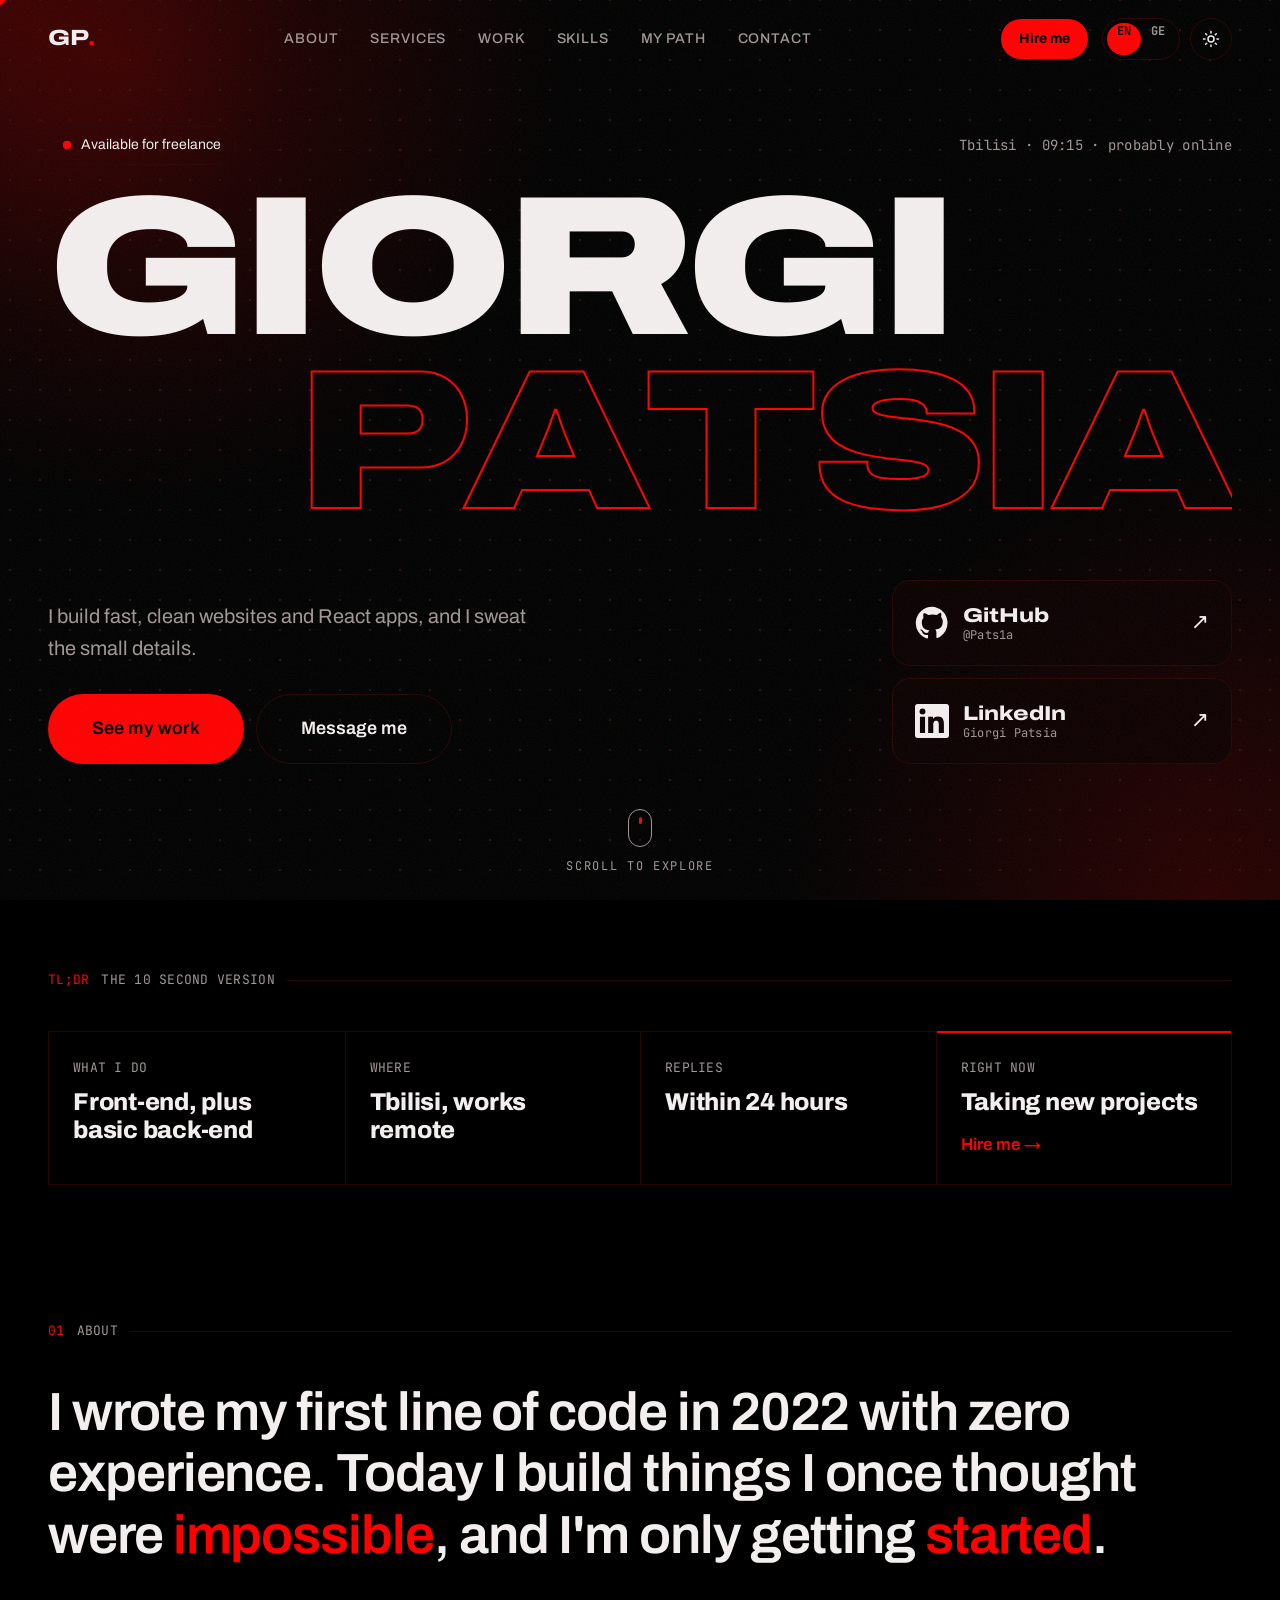
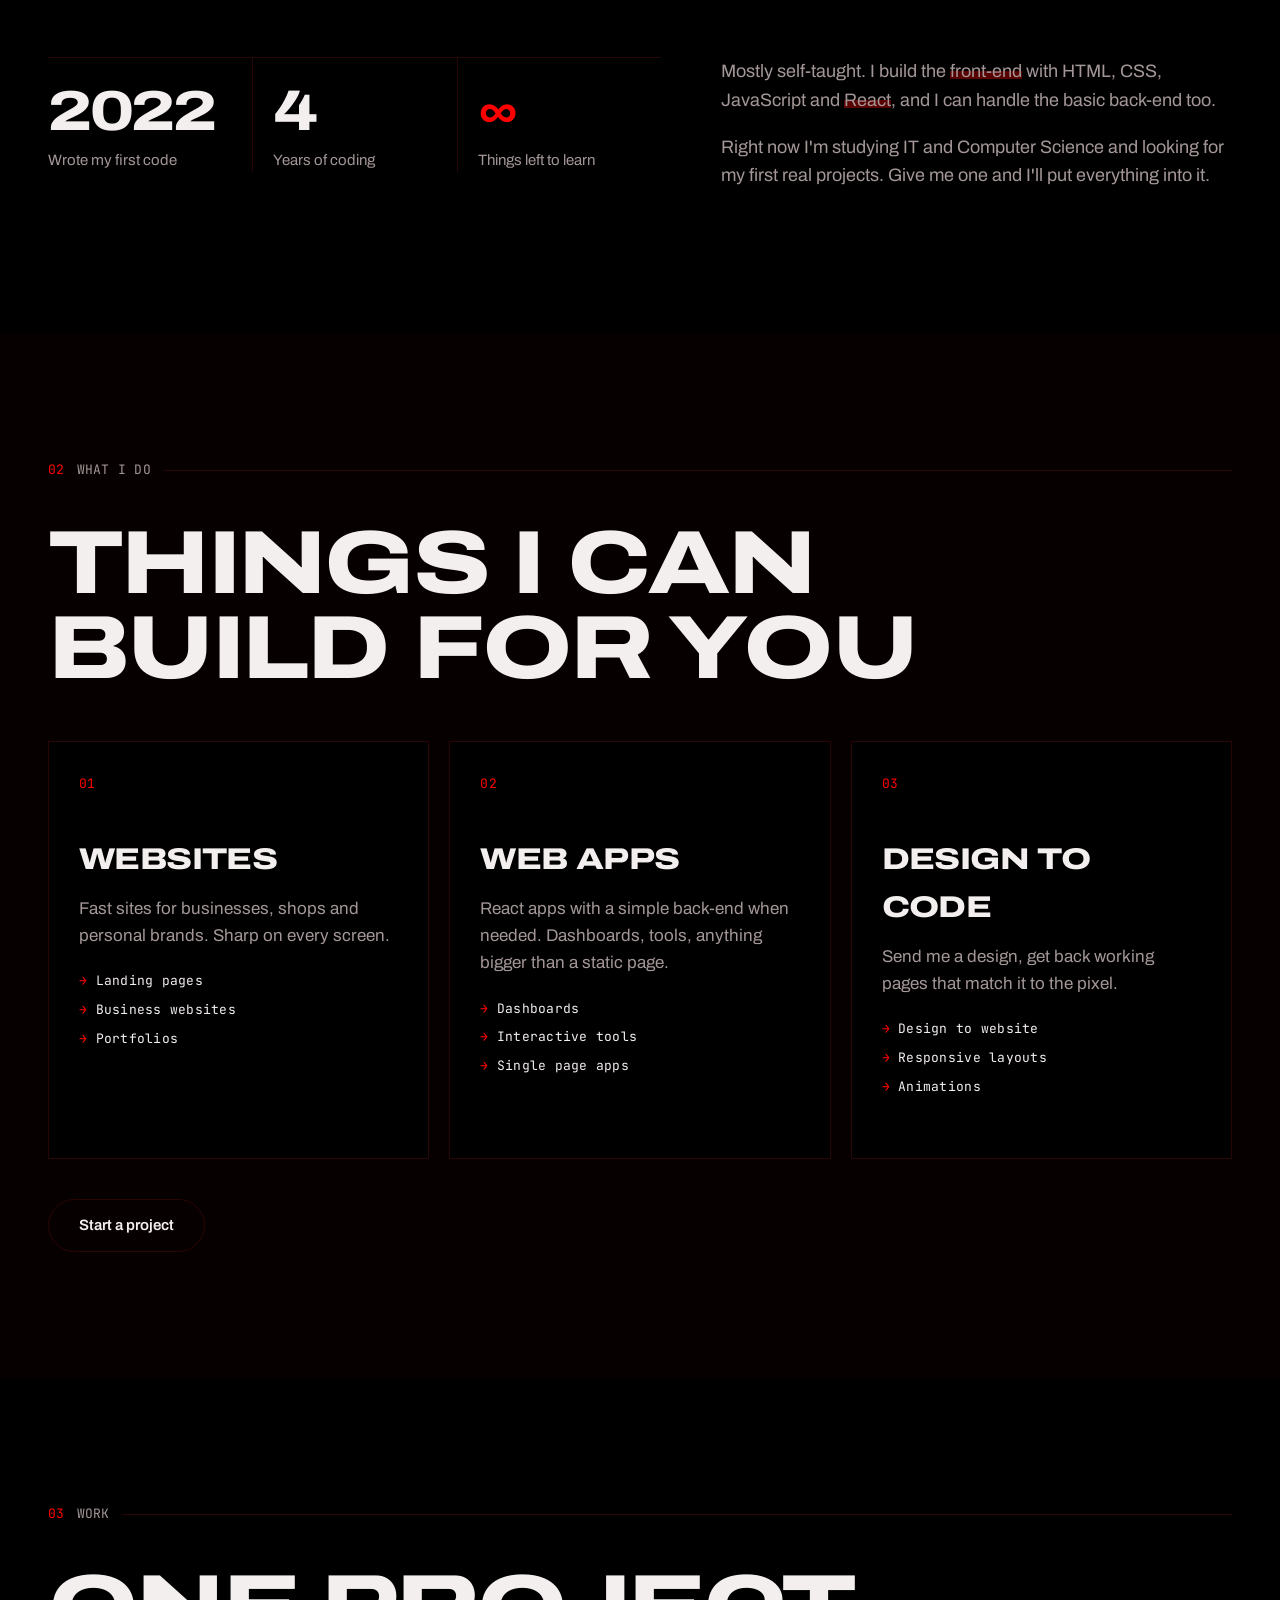
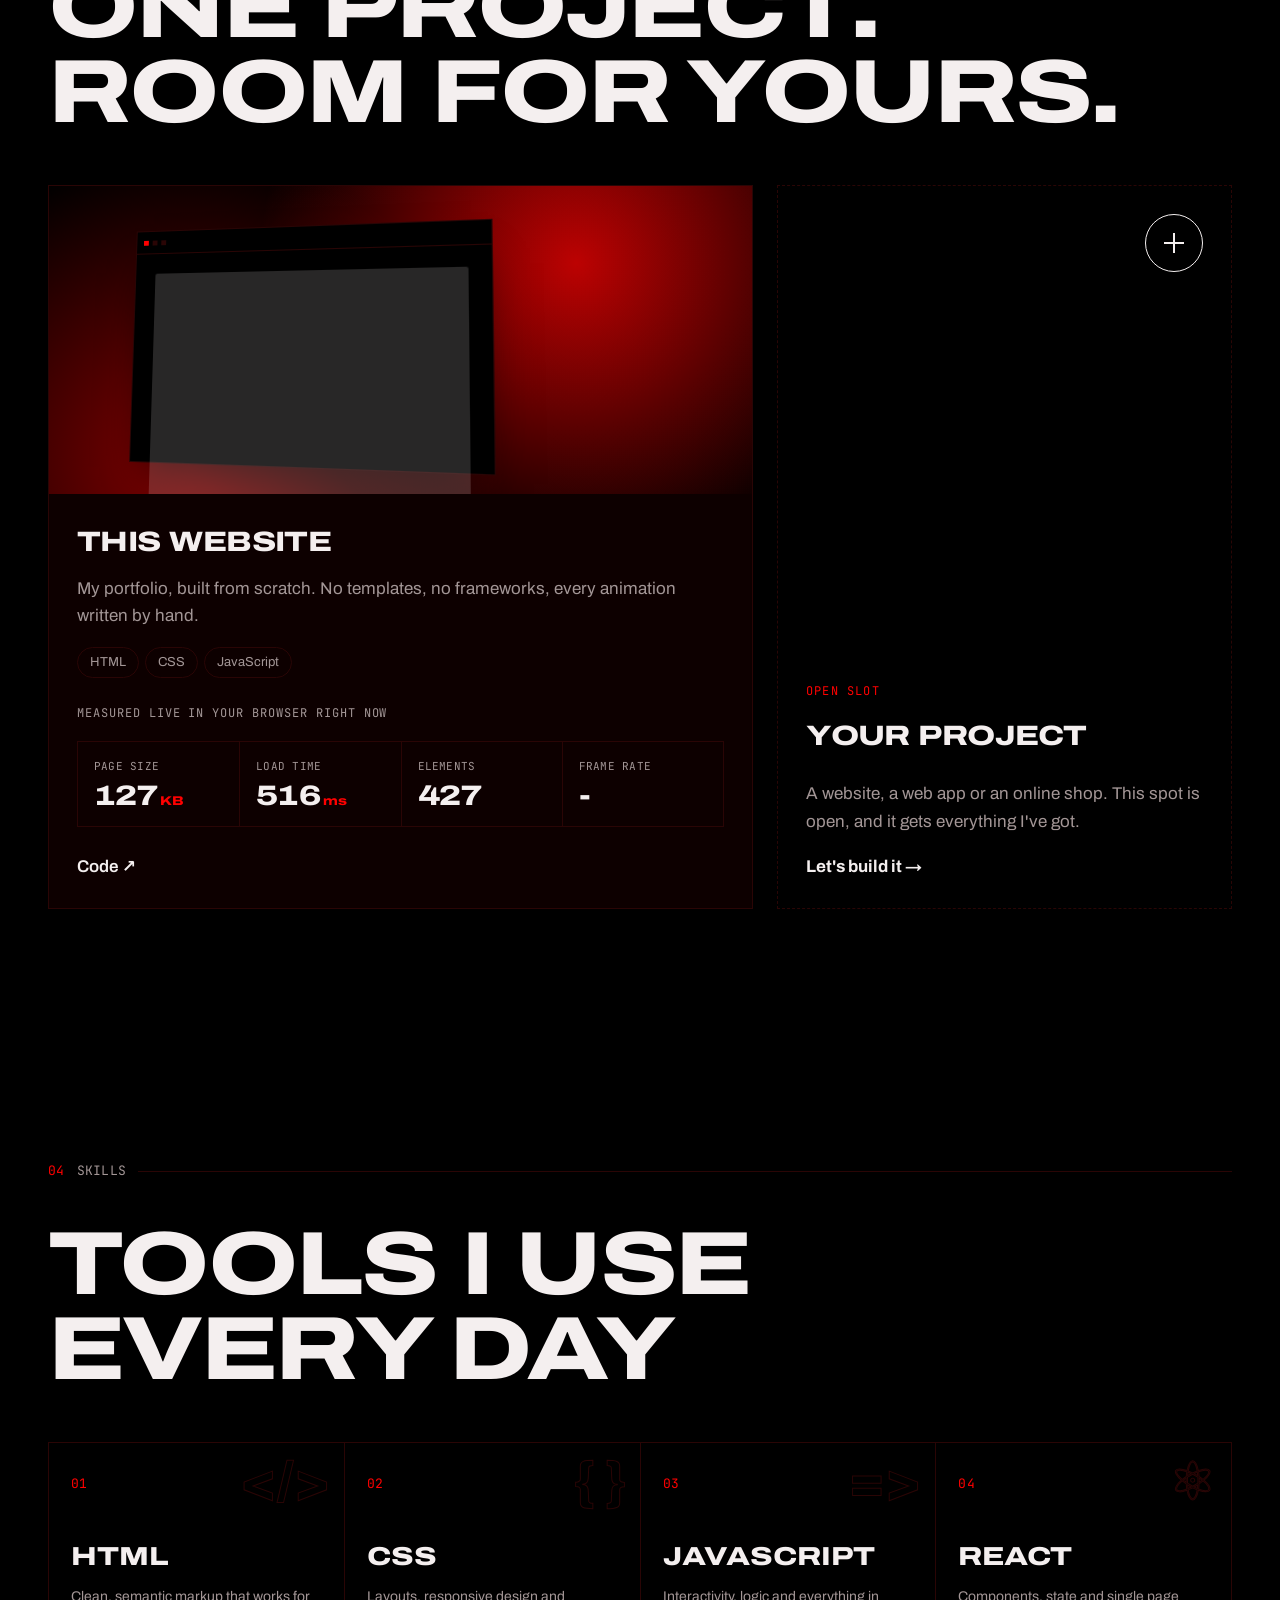
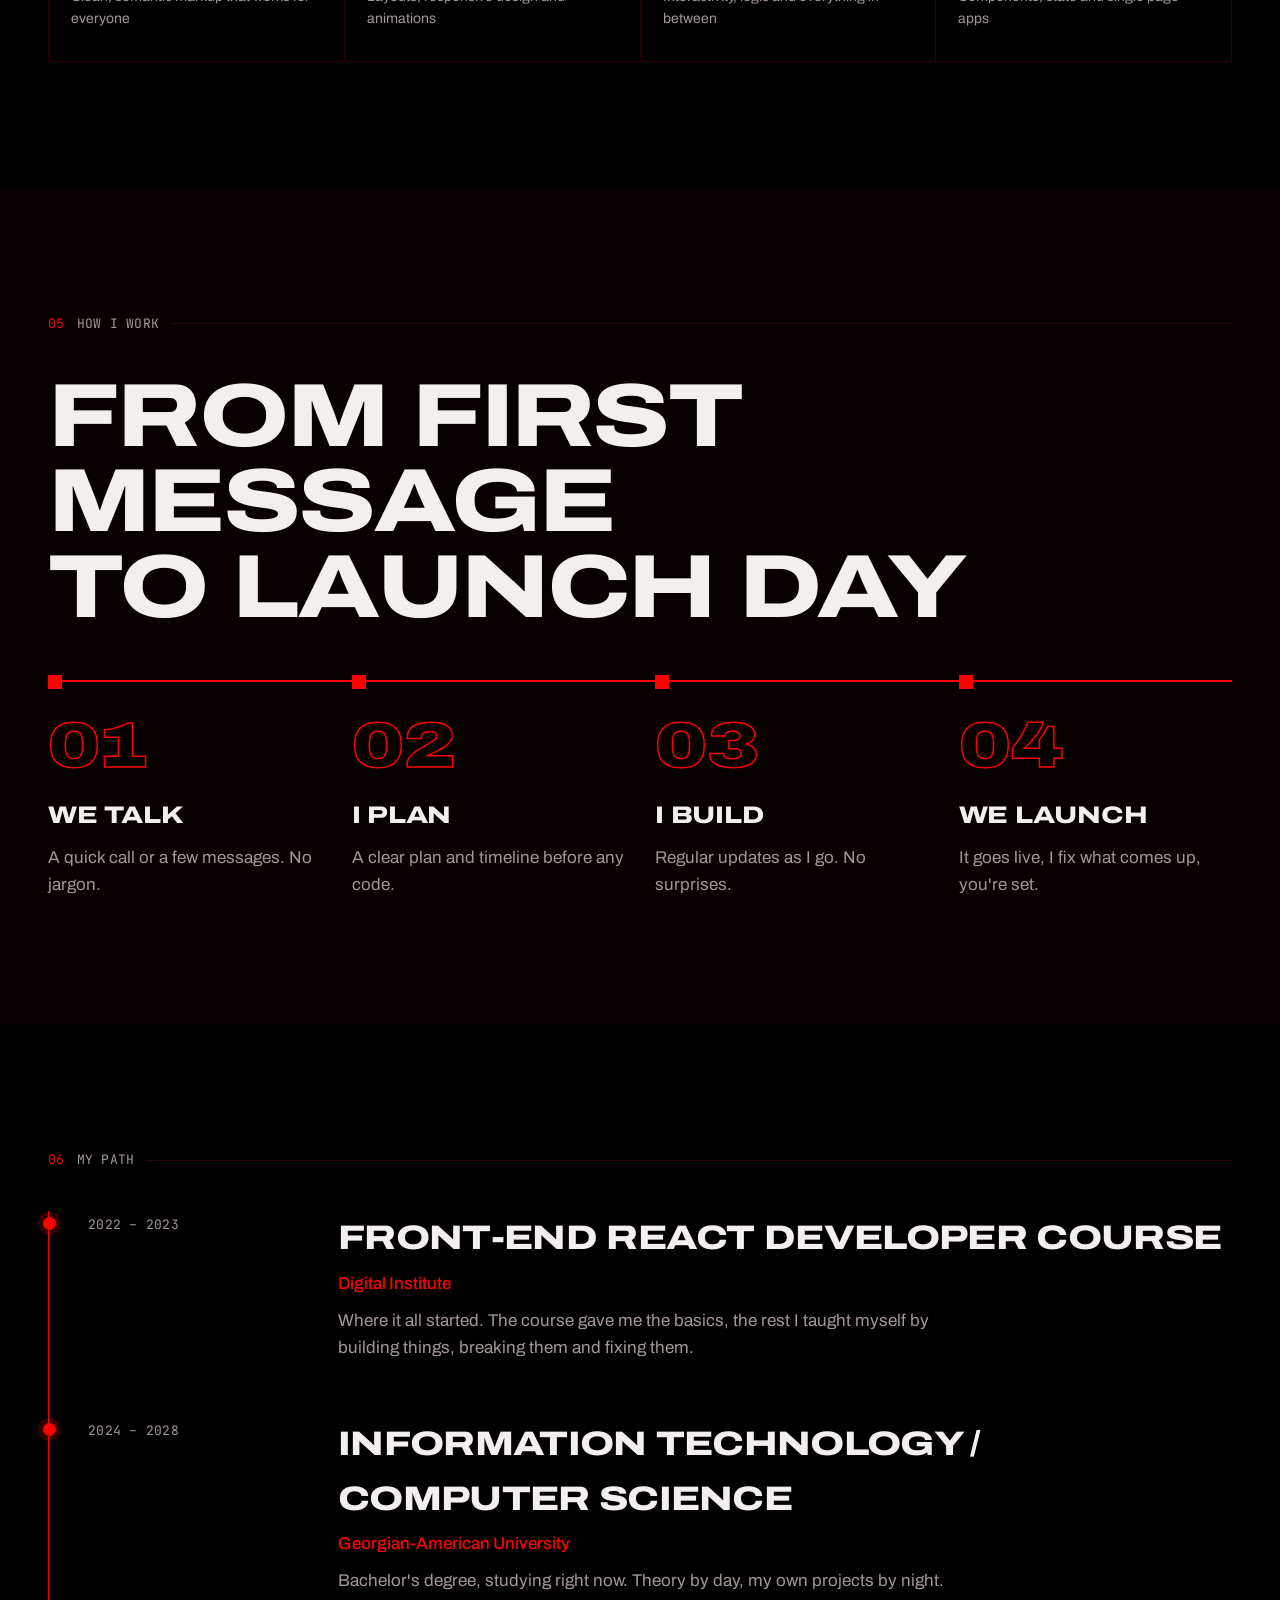
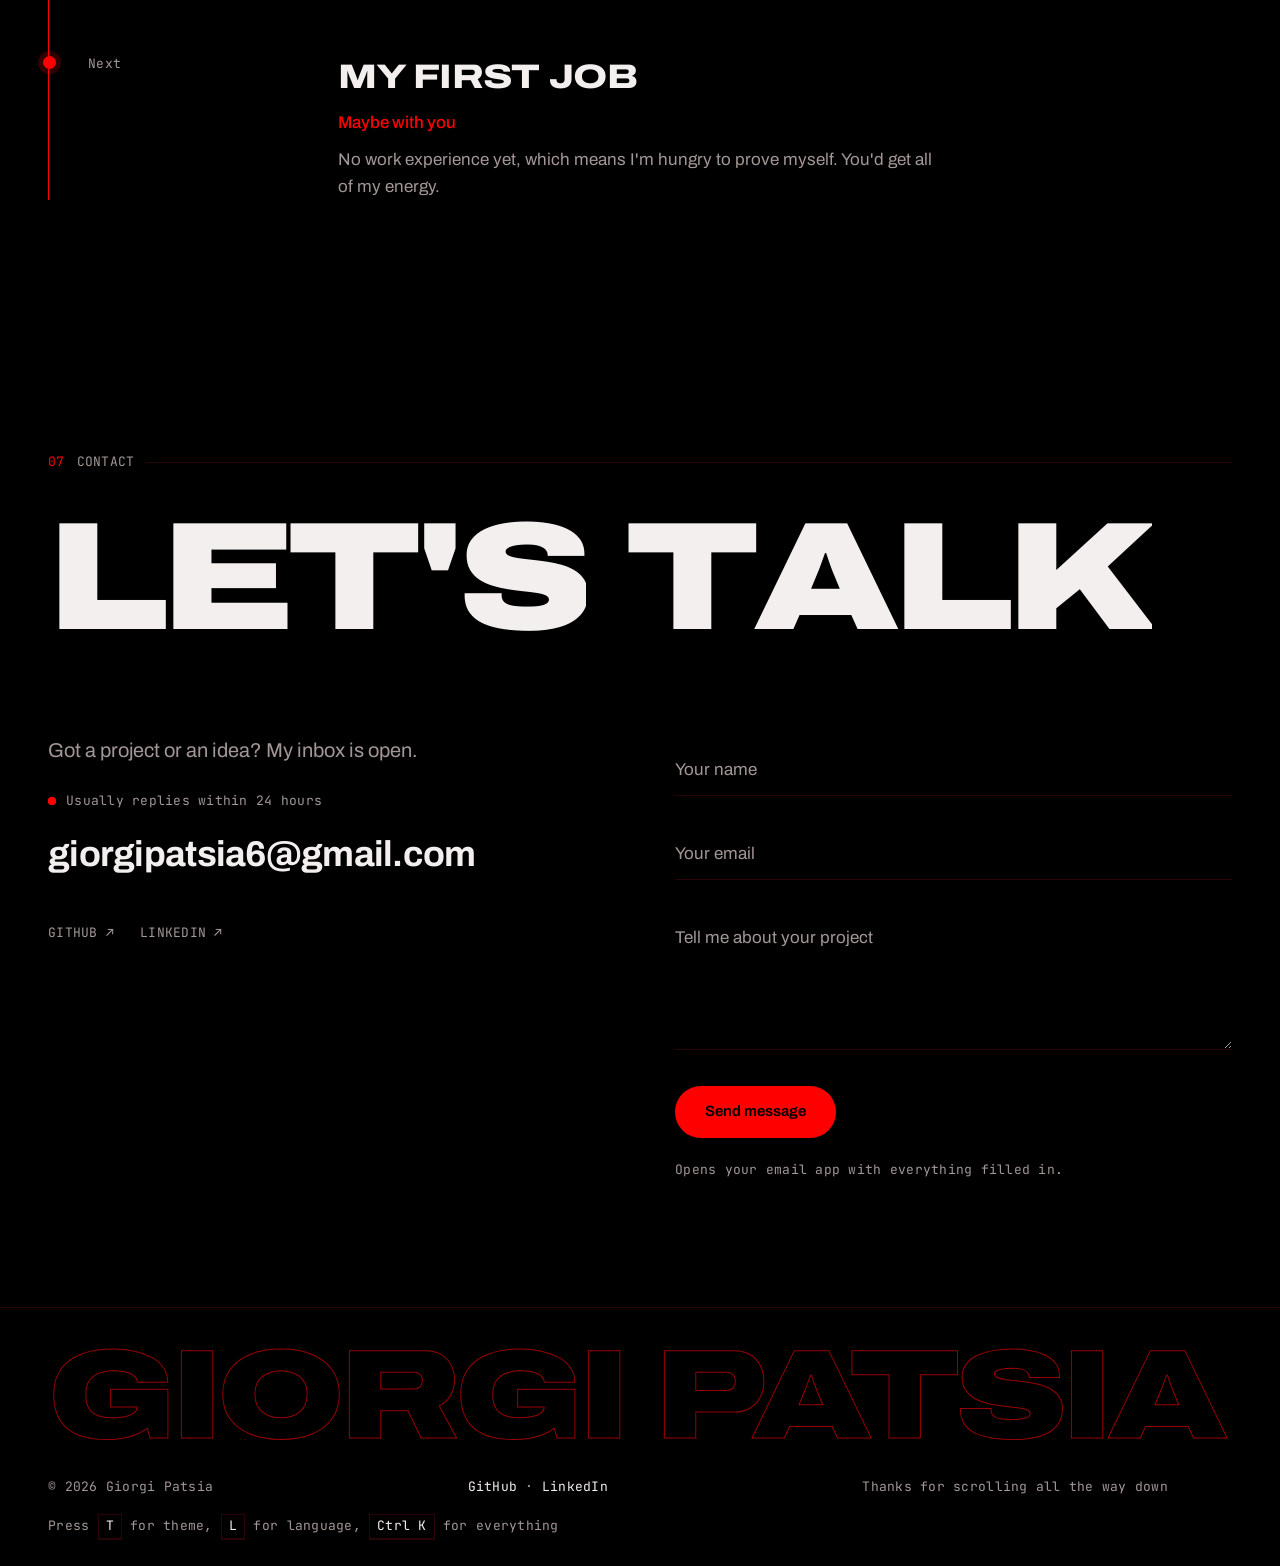
<file: index.html>
<!DOCTYPE html>
<html lang="en">
<head>
  <meta charset="utf-8">
  <meta name="viewport" content="width=device-width, initial-scale=1">
  <title>Giorgi Patsia · Web Developer</title>
  <meta name="description" content="Front-end developer from Tbilisi. Fast, clean websites and React apps. Open to freelance work.">
  <meta name="theme-color" content="#000000">
  <link rel="icon" href="favicon.svg" type="image/svg+xml">
  <link rel="apple-touch-icon" href="apple-touch-icon.png">

  <meta property="og:title" content="Giorgi Patsia · Web Developer">
  <meta property="og:description" content="Front-end developer from Tbilisi. Fast, clean websites and React apps. Open to freelance work.">
  <meta property="og:type" content="website">
  <meta property="og:image" content="og-image.png">
  <meta property="og:image:width" content="1200">
  <meta property="og:image:height" content="630">
  <meta property="og:image:alt" content="Giorgi Patsia, front-end developer from Tbilisi">
  <meta name="twitter:card" content="summary_large_image">
  <meta name="twitter:image" content="og-image.png">

  <link rel="preconnect" href="https://fonts.googleapis.com">
  <link rel="preconnect" href="https://fonts.gstatic.com" crossorigin>
  <link rel="preload" href="https://fonts.googleapis.com/css2?family=Archivo:wdth,wght@62..125,300..900&family=JetBrains+Mono:wght@400;500&family=Noto+Sans+Georgian:wdth,wght@62.5..100,300..900&display=swap" as="style">
  <link href="https://fonts.googleapis.com/css2?family=Archivo:wdth,wght@62..125,300..900&family=JetBrains+Mono:wght@400;500&family=Noto+Sans+Georgian:wdth,wght@62.5..100,300..900&display=swap" rel="stylesheet" media="print" onload="this.media='all'">
  <noscript><link href="https://fonts.googleapis.com/css2?family=Archivo:wdth,wght@62..125,300..900&family=JetBrains+Mono:wght@400;500&family=Noto+Sans+Georgian:wdth,wght@62.5..100,300..900&display=swap" rel="stylesheet"></noscript>
  <link rel="stylesheet" href="style.css">
  <!-- without javascript: skip the intro and show everything -->
  <noscript>
    <style>
      .curtain, .lang-btn, .theme-btn, .cursor, .hero-where { display: none !important; }
      .hero-meta, .hero-intro, .hero-actions, .hero-links, .scroll-cue { opacity: 1 !important; translate: 0 0 !important; }
    </style>
  </noscript>

  <!-- pick the theme before anything paints, so there's no flash -->
  <script>
    try { if (localStorage.theme) document.documentElement.dataset.theme = localStorage.theme } catch (e) {}
    try { if (sessionStorage.seen) document.documentElement.classList.add('seen') } catch (e) {}
  </script>
</head>
<body>

<a href="#main" class="skip" data-i18n="skip">Skip to content</a>

<div class="curtain" id="curtain" aria-hidden="true">
  <span class="curtain-name" data-i18n="curtain.name">Giorgi Patsia</span>
  <span class="curtain-count" id="curtain-count">000</span>
</div>

<!-- language switch: red paint pours over the page (drawn in js) -->
<canvas class="lang-liquid" id="lang-liquid" aria-hidden="true"></canvas>

<div class="progress" id="progress"></div>
<div class="cursor" id="cursor"></div>

<!-- the background behind everything: two slow red clouds and a soft light that follows the mouse -->
<div class="bg" aria-hidden="true">
  <div class="bg-glow"></div>
  <div class="bg-glow two"></div>
  <div class="bg-light" id="bg-light"></div>
</div>

<header class="header" id="header">
  <a href="#" class="logo" aria-label="GP. Back to top">GP<b>.</b></a>

  <nav class="nav" id="nav" aria-label="Main">
    <a href="#about" data-i18n="nav.about">About</a>
    <a href="#services" data-i18n="nav.services">Services</a>
    <a href="#work" data-i18n="nav.work">Work</a>
    <a href="#skills" data-i18n="nav.skills">Skills</a>
    <a href="#experience" data-i18n="nav.experience">My path</a>
    <a href="#contact" data-i18n="nav.contact">Contact</a>
  </nav>

  <div class="header-right">
    <a href="#contact" class="hire-btn" data-i18n="hire">Hire me</a>
    <button class="lang-btn" id="lang-btn" type="button" data-active="en">
      <span>EN</span> <span>GE</span>
      <span class="sr-only" id="lang-btn-label"></span>
    </button>
    <button class="theme-btn" id="theme-btn" type="button" aria-label="Switch to light mode">
      <svg class="sun" viewBox="0 0 24 24" aria-hidden="true"><circle cx="12" cy="12" r="4"/><path d="M12 2v2M12 20v2M4.9 4.9l1.4 1.4M17.7 17.7l1.4 1.4M2 12h2M20 12h2M4.9 19.1l1.4-1.4M17.7 6.3l1.4-1.4"/></svg>
      <svg class="moon" viewBox="0 0 24 24" aria-hidden="true"><path d="M21 12.8A9 9 0 1 1 11.2 3a7 7 0 0 0 9.8 9.8z"/></svg>
    </button>
    <button class="menu-btn" id="menu-btn" type="button" aria-label="Open menu" aria-expanded="false" aria-controls="nav">
      <span></span><span></span>
    </button>
  </div>
</header>


<main id="main">

<section class="hero" id="top">
  <canvas class="dots" id="dots" aria-hidden="true"></canvas>

  <div class="hero-inner">
    <div class="hero-meta">
      <span class="tag"><i class="pulse"></i><span data-i18n="hero.tag">Available for freelance</span></span>
      <span class="hero-where mono"><span data-i18n="hero.city">Tbilisi</span> · <span id="clock">--:--</span> · <span id="status"></span></span>
    </div>

    <h1 class="hero-name">
      <span class="sr-only" id="name-label">Giorgi Patsia</span>
      <span class="row" aria-hidden="true" data-i18n="hero.first">Giorgi</span>
      <span class="row outline" aria-hidden="true" data-i18n="hero.last">Patsia</span>
    </h1>

    <div class="hero-bottom">
      <div class="hero-left">
        <p class="hero-intro" data-i18n="hero.intro">
          I build fast, clean websites and React apps, and I sweat the small details.
        </p>
        <div class="hero-actions">
          <a href="#work" class="btn btn-big btn-red magnetic"><span data-text="See my work" data-i18n="hero.work">See my work</span></a>
          <a href="#contact" class="btn btn-big btn-line magnetic"><span data-text="Message me" data-i18n="hero.hello">Message me</span></a>
        </div>
      </div>

      <!-- big github / linkedin cards where the code window used to be -->
      <div class="hero-links">
        <a class="social-card" href="https://github.com/Pats1a" target="_blank" rel="noopener">
          <svg viewBox="0 0 24 24" aria-hidden="true"><path d="M12 .5a11.5 11.5 0 0 0-3.6 22.4c.6.1.8-.3.8-.6v-2c-3.2.7-3.9-1.4-3.9-1.4-.5-1.3-1.3-1.7-1.3-1.7-1-.7.1-.7.1-.7 1.2.1 1.8 1.2 1.8 1.2 1 1.8 2.8 1.3 3.5 1 .1-.8.4-1.3.7-1.6-2.6-.3-5.3-1.3-5.3-5.7 0-1.3.5-2.3 1.2-3.1-.1-.3-.5-1.5.1-3.1 0 0 1-.3 3.3 1.2a11.4 11.4 0 0 1 6 0C17.3 4.4 18.3 4.7 18.3 4.7c.6 1.6.2 2.8.1 3.1.8.8 1.2 1.8 1.2 3.1 0 4.4-2.7 5.4-5.3 5.7.4.4.8 1.1.8 2.2v3.2c0 .3.2.7.8.6A11.5 11.5 0 0 0 12 .5z"/></svg>
          <span><b>GitHub</b><small class="mono">@Pats1a</small></span>
          <i aria-hidden="true">↗</i>
        </a>
        <a class="social-card" href="https://www.linkedin.com/in/giorgi-patsia-95bb5a397/" target="_blank" rel="noopener">
          <svg viewBox="0 0 24 24" aria-hidden="true"><path d="M20.4 20.5h-3.6v-5.6c0-1.3 0-3-1.8-3s-2.1 1.4-2.1 2.9v5.7H9.3V9h3.4v1.6c.5-.9 1.6-1.8 3.4-1.8 3.6 0 4.3 2.4 4.3 5.5v6.2zM5.3 7.4a2.1 2.1 0 1 1 0-4.2 2.1 2.1 0 0 1 0 4.2zM7.1 20.5H3.5V9h3.6v11.5zM22.2 0H1.8C.8 0 0 .8 0 1.7v20.6c0 .9.8 1.7 1.8 1.7h20.4c1 0 1.8-.8 1.8-1.7V1.7C24 .8 23.2 0 22.2 0z"/></svg>
          <span><b>LinkedIn</b><small class="mono">Giorgi Patsia</small></span>
          <i aria-hidden="true">↗</i>
        </a>
      </div>
    </div>
  </div>

  <a href="#tldr" class="scroll-cue">
    <span class="mouse" aria-hidden="true"><i></i></span>
    <span class="mono" data-i18n="hero.scroll">Scroll to explore</span>
  </a>
</section>


<!-- for people who won't scroll any further -->
<section id="tldr" class="tldr">
  <div class="container">
    <p class="label mono"><span>TL;DR</span><b data-i18n="tldr.label">The 10 second version</b></p>
    <ul class="tldr-grid">
      <li><span class="mono" data-i18n="tldr.1.k">What I do</span><strong data-i18n="tldr.1.v">Front-end, plus basic back-end</strong></li>
      <li><span class="mono" data-i18n="tldr.2.k">Where</span><strong data-i18n="tldr.2.v">Tbilisi, works remote</strong></li>
      <li><span class="mono" data-i18n="tldr.3.k">Replies</span><strong data-i18n="tldr.3.v">Within 24 hours</strong></li>
      <li class="tldr-cta">
        <span class="mono" data-i18n="tldr.4.k">Right now</span>
        <strong data-i18n="tldr.4.v">Taking new projects</strong>
        <a href="#contact"><span data-i18n="hire">Hire me</span> →</a>
      </li>
    </ul>
  </div>
</section>


<section id="about" class="section">
  <div class="container">
    <p class="label mono"><span>01</span><b data-i18n="about.label">About</b></p>

    <p class="statement" id="statement" data-i18n="about.statement">
      I wrote my first line of code in 2022 with zero experience. Today I build things
      I once thought were <em>impossible</em>, and I'm only getting <em>started</em>.
    </p>

    <div class="about-grid">
      <div class="stats">
        <div class="stat"><strong data-count="2022" data-from="1990">2022</strong><span data-i18n="about.stat1">Wrote my first code</span></div>
        <div class="stat"><strong id="years" data-count="4">4</strong><span data-i18n="about.stat2">Years of coding</span></div>
        <div class="stat"><strong>∞</strong><span data-i18n="about.stat3">Things left to learn</span></div>
      </div>
      <div class="about-text">
        <p data-i18n="about.p1">
          Mostly self-taught. I build the <mark>front-end</mark> with HTML, CSS, JavaScript and <mark>React</mark>,
          and I can handle the basic back-end too.
        </p>
        <p data-i18n="about.p2">
          Right now I'm studying IT and Computer Science and looking for my first real projects.
          Give me one and I'll put everything into it.
        </p>
      </div>
    </div>
  </div>
</section>


<section id="services" class="section section-alt">
  <div class="container">
    <p class="label mono"><span>02</span><b data-i18n="services.label">What I do</b></p>
    <h2 class="big-title" data-i18n="services.title">Things I can<br>build for you</h2>

    <div class="services" id="services-grid">
      <article class="service">
        <span class="service-num mono">01</span>
        <h3 data-i18n="services.web.title">Websites</h3>
        <p data-i18n="services.web.text">Fast sites for businesses, shops and personal brands. Sharp on every screen.</p>
        <ul class="mono"><li data-i18n="services.web.1">Landing pages</li><li data-i18n="services.web.2">Business websites</li><li data-i18n="services.web.3">Portfolios</li></ul>
      </article>
      <article class="service">
        <span class="service-num mono">02</span>
        <h3 data-i18n="services.app.title">Web apps</h3>
        <p data-i18n="services.app.text">React apps with a simple back-end when needed. Dashboards, tools, anything bigger than a static page.</p>
        <ul class="mono"><li data-i18n="services.app.1">Dashboards</li><li data-i18n="services.app.2">Interactive tools</li><li data-i18n="services.app.3">Single page apps</li></ul>
      </article>
      <article class="service">
        <span class="service-num mono">03</span>
        <h3 data-i18n="services.design.title">Design to code</h3>
        <p data-i18n="services.design.text">Send me a design, get back working pages that match it to the pixel.</p>
        <ul class="mono"><li data-i18n="services.design.1">Design to website</li><li data-i18n="services.design.2">Responsive layouts</li><li data-i18n="services.design.3">Animations</li></ul>
      </article>
    </div>

    <a href="#contact" class="btn btn-line magnetic services-cta"><span data-text="Start a project" data-i18n="services.start">Start a project</span></a>
  </div>
</section>


<section id="work" class="section work">
  <div class="container">
    <p class="label mono"><span>03</span><b data-i18n="work.label">Work</b></p>
    <h2 class="big-title" data-i18n="work.title">One project.<br>Room for yours.</h2>

    <div class="work-grid">
      <article class="project">
        <div class="project-img">
          <div class="mock"><div class="mock-bar"><i></i><i></i><i></i></div><div class="mock-body site">
            <b class="hero accent"></b><b class="line w70"></b><b class="line w40"></b>
            <div class="row3"><b></b><b class="accent"></b><b></b></div>
          </div></div>
        </div>
        <div class="project-info">
          <h3 data-i18n="work.1.title">This website</h3>
          <p data-i18n="work.1.text">My portfolio, built from scratch. No templates, no frameworks, every animation written by hand.</p>
          <ul class="chips"><li>HTML</li><li>CSS</li><li>JavaScript</li></ul>

          <p class="live-intro mono" data-i18n="site.intro">Measured live in your browser right now</p>
          <div class="live">
            <div><span class="mono" data-i18n="site.size">Page size</span><strong id="m-size">-</strong></div>
            <div><span class="mono" data-i18n="site.load">Load time</span><strong id="m-load">-</strong></div>
            <div><span class="mono" data-i18n="site.els">Elements</span><strong id="m-els">-</strong></div>
            <div><span class="mono" data-i18n="site.fps">Frame rate</span><strong id="m-fps">-</strong></div>
          </div>

          <div class="project-links"><a href="https://github.com/Pats1a/Portfolio-GP" target="_blank" rel="noopener" data-i18n="work.code">Code ↗</a></div>
        </div>
      </article>

      <!-- the empty spot, the whole card is a link to the contact form -->
      <a href="#contact" class="project project-next">
        <span class="next-plus" aria-hidden="true"></span>
        <span class="mono next-tag" data-i18n="work.open">Open slot</span>
        <h3 data-i18n="work.2.title">Your project</h3>
        <p data-i18n="work.2.text">A website, a web app or an online shop. This spot is open, and it gets everything I've got.</p>
        <span class="next-cta"><span data-i18n="work.claim">Let's build it</span> →</span>
      </a>
    </div>
  </div>
</section>


<section id="skills" class="section">
  <div class="container">
    <p class="label mono"><span>04</span><b data-i18n="skills.label">Skills</b></p>
    <h2 class="big-title" data-i18n="skills.title">Tools I use<br>every day</h2>

    <div class="skills">
      <div class="skill"><span class="mono">01</span><span class="skill-glyph" aria-hidden="true">&lt;/&gt;</span><h3>HTML</h3><p data-i18n="skills.html">Clean, semantic markup that works for everyone</p></div>
      <div class="skill"><span class="mono">02</span><span class="skill-glyph" aria-hidden="true">{ }</span><h3>CSS</h3><p data-i18n="skills.css">Layouts, responsive design and animations</p></div>
      <div class="skill"><span class="mono">03</span><span class="skill-glyph" aria-hidden="true">=&gt;</span><h3>JavaScript</h3><p data-i18n="skills.js">Interactivity, logic and everything in between</p></div>
      <div class="skill"><span class="mono">04</span><span class="skill-glyph" aria-hidden="true">⚛</span><h3>React</h3><p data-i18n="skills.react">Components, state and single page apps</p></div>
    </div>
  </div>
</section>


<section id="process" class="section section-alt">
  <div class="container">
    <p class="label mono"><span>05</span><b data-i18n="process.label">How I work</b></p>
    <h2 class="big-title" data-i18n="process.title">From first message<br>to launch day</h2>

    <ol class="steps">
      <li class="step">
        <span class="step-num">01</span>
        <h3 data-i18n="process.1.title">We talk</h3>
        <p data-i18n="process.1.text">A quick call or a few messages. No jargon.</p>
      </li>
      <li class="step">
        <span class="step-num">02</span>
        <h3 data-i18n="process.2.title">I plan</h3>
        <p data-i18n="process.2.text">A clear plan and timeline before any code.</p>
      </li>
      <li class="step">
        <span class="step-num">03</span>
        <h3 data-i18n="process.3.title">I build</h3>
        <p data-i18n="process.3.text">Regular updates as I go. No surprises.</p>
      </li>
      <li class="step">
        <span class="step-num">04</span>
        <h3 data-i18n="process.4.title">We launch</h3>
        <p data-i18n="process.4.text">It goes live, I fix what comes up, you're set.</p>
      </li>
    </ol>
  </div>
</section>


<section id="experience" class="section">
  <div class="container">
    <p class="label mono"><span>06</span><b data-i18n="exp.label">My path</b></p>

    <ol class="timeline" id="timeline">
      <li class="job">
        <span class="mono when">2022 – 2023</span>
        <div>
          <h3 data-i18n="exp.3.title">Front-end React Developer course</h3>
          <p class="where">Digital Institute</p>
          <p data-i18n="exp.3.text">Where it all started. The course gave me the basics, the rest I taught myself by building things, breaking them and fixing them.</p>
        </div>
      </li>
      <li class="job">
        <span class="mono when">2024 – 2028</span>
        <div>
          <h3 data-i18n="exp.2.title">Information Technology / Computer Science</h3>
          <p class="where" data-i18n="exp.2.where">Georgian-American University</p>
          <p data-i18n="exp.2.text">Bachelor's degree, studying right now. Theory by day, my own projects by night.</p>
        </div>
      </li>
      <li class="job">
        <span class="mono when" data-i18n="exp.next">Next</span>
        <div>
          <h3 data-i18n="exp.1.title">My first job</h3>
          <p class="where" data-i18n="exp.1.where">Maybe with you</p>
          <p data-i18n="exp.1.text">No work experience yet, which means I'm hungry to prove myself. You'd get all of my energy.</p>
        </div>
      </li>
    </ol>
  </div>
</section>


<section id="contact" class="section contact">
  <div class="container">
    <p class="label mono"><span>07</span><b data-i18n="contact.label">Contact</b></p>
    <h2 class="talk" id="talk" data-i18n="contact.talk">Let's talk</h2>

    <div class="contact-grid">
      <div class="contact-left">
        <p class="contact-lead" data-i18n="contact.lead">Got a project or an idea? My inbox is open.</p>
        <p class="reply-note mono"><i class="pulse"></i><span data-i18n="contact.reply">Usually replies within 24 hours</span></p>
        <button class="email-big" id="copy" type="button" data-email="giorgipatsia6@gmail.com">
          giorgipatsia6@gmail.com
        </button>
        <div class="socials mono">
          <a href="https://github.com/Pats1a" target="_blank" rel="noopener">GitHub ↗</a>
          <a href="https://www.linkedin.com/in/giorgi-patsia-95bb5a397/" target="_blank" rel="noopener">LinkedIn ↗</a>
        </div>
      </div>

      <form class="form" id="contact-form">
        <div class="field">
          <input type="text" id="f-name" name="name" required placeholder=" " autocomplete="name">
          <label for="f-name" data-i18n="contact.name">Your name</label>
        </div>
        <div class="field">
          <input type="email" id="f-email" name="email" required placeholder=" " autocomplete="email">
          <label for="f-email" data-i18n="contact.email">Your email</label>
        </div>
        <div class="field">
          <textarea id="f-msg" name="message" rows="4" required placeholder=" "></textarea>
          <label for="f-msg" data-i18n="contact.msg">Tell me about your project</label>
        </div>
        <button type="submit" class="btn btn-red magnetic"><span data-text="Send message" data-i18n="contact.send">Send message</span></button>
        <p class="form-note mono" data-i18n="contact.note">Opens your email app with everything filled in.</p>
      </form>
    </div>
  </div>
</section>

</main>

<footer class="footer">
  <!-- the name, as big as the page is wide. js sizes it to fit -->
  <p class="signature" aria-hidden="true"><span data-i18n="footer.big">Giorgi Patsia</span></p>
  <div class="container footer-inner mono">
    <span>© <span id="year">2026</span> <span data-i18n="footer.name">Giorgi Patsia</span></span>
    <span class="footer-links"><a href="https://github.com/Pats1a" target="_blank" rel="noopener">GitHub</a> · <a href="https://www.linkedin.com/in/giorgi-patsia-95bb5a397/" target="_blank" rel="noopener">LinkedIn</a></span>
    <span data-i18n="footer.thanks">Thanks for scrolling all the way down</span>
    <span class="key-hint" data-i18n="footer.keys">Press <kbd>T</kbd> for theme, <kbd>L</kbd> for language, <kbd>Ctrl K</kbd> for everything</span>
  </div>
</footer>

<button class="to-top" id="to-top" type="button" aria-label="Back to top">
  <i id="to-top-fill"></i>
  <span aria-hidden="true">↑</span>
</button>

<div class="toast mono" id="toast" role="status" aria-live="polite"></div>

<!-- command palette: ctrl / cmd + K, or the / key. js fills the list -->
<div class="palette" id="palette" hidden>
  <div class="palette-box" role="dialog" aria-modal="true" aria-labelledby="palette-label">
    <label class="sr-only" id="palette-label" for="palette-input"></label>
    <div class="palette-top">
      <span class="palette-prompt mono" aria-hidden="true">&gt;</span>
      <input id="palette-input" type="text" role="combobox" aria-expanded="true" aria-controls="palette-list" autocomplete="off" spellcheck="false">
      <kbd>Esc</kbd>
    </div>
    <ul class="palette-list" id="palette-list" role="listbox"></ul>
    <p class="palette-foot mono" id="palette-foot"></p>
  </div>
</div>

<script src="js/i18n.js"></script>
<script src="js/dots.js"></script>
<script src="js/main.js"></script>
</body>
</html>
</file>
<file: style.css>
/*
  dark (default): #000000 #830000 #BC0202 #FF0000
  light:          #000000 #FFFFFF #F4F4F6 #FF0000
*/
:root {
  --bg: #000000;
  --bg-alt: #0a0000;
  --card: #0d0000;
  --text: #f4efef;     /* the palette has no light color, text needs one to be readable */
  --muted: #a39696;
  --dim: #3d1515;       /* the dots in the hero grid */
  --unlit: #875050;     /* about statement before it lights up, still readable on its own */
  --line: #2a0505;
  --red: #FF0000;
  --red-2: #BC0202;
  --red-3: #830000;
  --on-red: #000000;
  color-scheme: dark;

  --wide: 125%;         /* font-stretch for the big expanded headings */
  --ease: cubic-bezier(.22, 1, .36, 1);
  --pad: clamp(20px, 4vw, 48px);
}

[data-theme="light"] {
  --bg: #FFFFFF;
  --bg-alt: #F4F4F6;
  --card: #F4F4F6;
  --text: #000000;
  --muted: #5d5d66;
  --dim: #d6d6dc;
  --unlit: #8e8e96;
  --line: #e2e2e7;
  --red: #FF0000;
  --red-2: #FF0000;
  --red-3: #FF0000;
  --on-red: #000000;
  color-scheme: light;
}

* { box-sizing: border-box; }

html { scroll-behavior: smooth; scroll-padding-top: 70px; overflow-x: clip; }

body {
  margin: 0;
  font-family: "Archivo", system-ui, sans-serif;
  font-size: 17px;
  line-height: 1.6;
  color: var(--text);
  background: var(--bg);
  -webkit-font-smoothing: antialiased;
  overflow-x: clip;
}

h1, h2, h3, p { margin: 0; }
a { color: inherit; text-decoration: none; }
button { font: inherit; color: inherit; background: none; border: 0; padding: 0; cursor: pointer; }
img { display: block; max-width: 100%; height: auto; }
ul, ol { margin: 0; padding: 0; list-style: none; }
/* text can't be selected anywhere, except in the contact form so people can still edit what they type */
body { -webkit-user-select: none; user-select: none; }
input, textarea { -webkit-user-select: text; user-select: text; }
::selection { background: var(--red); color: var(--on-red); }
:focus-visible { outline: 2px solid var(--red); outline-offset: 3px; }

.container { width: min(1240px, 100% - var(--pad) * 2); margin: 0 auto; }
/* text only screen readers see */
.sr-only { position: absolute; width: 1px; height: 1px; padding: 0; margin: -1px; overflow: hidden; clip: rect(0 0 0 0); white-space: nowrap; border: 0; }
.mono { font-family: "JetBrains Mono", monospace; font-size: 13px; letter-spacing: .02em; }

.skip { position: fixed; top: -60px; left: 16px; z-index: 300; padding: 10px 16px; background: var(--red); color: var(--on-red); font-weight: 600; }
.skip:focus { top: 16px; }


/* ---- scroll progress + cursor ---- */
.progress {
  position: fixed;
  top: 0; left: 0; right: 0;
  height: 2px;
  z-index: 200;
  background: var(--red);
  transform-origin: left;
  transform: scaleX(0);
}

.cursor {
  position: fixed;
  top: 0; left: 0;
  z-index: 250;
  width: 10px; height: 10px;
  margin: -5px 0 0 -5px;
  border-radius: 50%;
  background: var(--red);
  pointer-events: none;
  display: none;
  place-items: center;
  transition: width .35s var(--ease), height .35s var(--ease), margin .35s var(--ease), background .3s, opacity .3s;
}
.has-cursor .cursor { display: grid; }
.cursor span {
  font: 600 12px "Archivo", sans-serif;
  text-transform: uppercase;
  letter-spacing: .06em;
  color: var(--on-red);
  opacity: 0;
  transition: opacity .2s;
}
/* over links the dot just shrinks a little, no circles */
.cursor.link { width: 6px; height: 6px; margin: -3px 0 0 -3px; }
.cursor.hidden { opacity: 0; }


/* ---- header ---- */
.header {
  position: fixed;
  top: 0; left: 0; right: 0;
  z-index: 100;
  display: flex;
  justify-content: space-between;
  align-items: center;
  padding: 18px var(--pad);
  transition: background .3s, padding .3s, border-color .3s;
  border-bottom: 1px solid transparent;
}
.header.scrolled {
  padding: 12px var(--pad);
  background: color-mix(in srgb, var(--bg) 94%, transparent);
  border-color: var(--line);
}
.logo { font-size: 22px; font-weight: 800; font-stretch: var(--wide); letter-spacing: -.02em; }
.logo b { color: var(--red); }

.nav { display: flex; gap: 32px; }
.nav a {
  position: relative;
  font-size: 14px;
  font-weight: 500;
  text-transform: uppercase;
  letter-spacing: .06em;
  color: var(--muted);
  transition: color .25s;
}
.nav a::before {
  content: "";
  position: absolute;
  left: -12px; top: 50%;
  width: 5px; height: 5px;
  margin-top: -2.5px;
  border-radius: 50%;
  background: var(--red);
  transform: scale(0);
  transition: transform .3s var(--ease);
}
.nav a:hover, .nav a.active { color: var(--text); }
.nav a.active::before { transform: scale(1); }

.header-right { display: flex; align-items: center; gap: 10px; }
.theme-btn, .menu-btn {
  position: relative;
  display: grid;
  place-items: center;
  width: 42px; height: 42px;
  border: 1px solid var(--line);
  border-radius: 50%;
  transition: border-color .25s, transform .4s var(--ease);
}
.theme-btn:hover { border-color: var(--red); transform: rotate(25deg); }
.theme-btn svg { width: 18px; height: 18px; fill: none; stroke: var(--text); stroke-width: 2; stroke-linecap: round; }
.theme-btn .moon { display: none; }
[data-theme="light"] .theme-btn .sun { display: none; }
[data-theme="light"] .theme-btn .moon { display: block; }

.menu-btn { display: none; }
.menu-btn span {
  position: absolute;
  left: 12px; right: 12px;
  height: 1.5px;
  background: var(--text);
  transition: transform .35s var(--ease);
}
.menu-btn span:first-child { transform: translateY(-4px); }
.menu-btn span:last-child { transform: translateY(4px); }
.menu-btn[aria-expanded="true"] span:first-child { transform: rotate(45deg); }
.menu-btn[aria-expanded="true"] span:last-child { transform: rotate(-45deg); }


/* ---- buttons ---- */
.btn {
  position: relative;
  display: inline-flex;
  align-items: center;
  justify-content: center;
  padding: 16px 30px;
  border-radius: 999px;
  font-weight: 600;
  font-size: 15px;
  overflow: hidden;
  isolation: isolate;
  transition: color .35s var(--ease), border-color .35s;
}
/* fill that rises from the bottom on hover */
.btn::before {
  content: "";
  position: absolute;
  inset: 0;
  z-index: -1;
  border-radius: inherit;
  transform: translateY(101%);
  transition: transform .45s var(--ease);
}
.btn:hover::before { transform: none; }
/* label rolls up and a copy of it comes in from below.
   the span keeps its (invisible) text for sizing and clips to one line, the two copies are pseudo elements */
.btn { line-height: 1.3; }
.btn span { position: relative; display: inline-block; overflow: hidden; vertical-align: top; color: transparent; }
.btn span::before, .btn span::after {
  content: attr(data-text);
  position: absolute;
  left: 0; width: 100%;
  color: var(--btn-fg);
  transition: transform .5s var(--ease), color .35s var(--ease);
}
.btn span::before { top: 0; }
.btn span::after { top: 100%; }
.btn:hover span::before, .btn:hover span::after { transform: translateY(-100%); }

.btn-red { background: var(--red); --btn-fg: var(--on-red); }
.btn-red::before { background: var(--text); }
.btn-red:hover { --btn-fg: var(--bg); }

.btn-line { border: 1px solid var(--line); --btn-fg: var(--text); }
.btn-line::before { background: var(--red); }
.btn-line:hover { --btn-fg: var(--on-red); border-color: var(--red); }

.magnetic { transition: transform .4s var(--ease), color .35s var(--ease), border-color .35s; }


/* ---- hero ---- */
.hero {
  position: relative;
  min-height: 100vh;
  min-height: 100svh;
  display: flex;
  align-items: center;
  padding: 110px var(--pad) 120px;
  overflow: hidden;
}
.dots { position: absolute; inset: 0; width: 100%; height: 100%; }
.hero-inner { position: relative; width: 100%; max-width: 1400px; margin: 0 auto; }

.hero-meta {
  display: flex;
  justify-content: space-between;
  align-items: center;
  flex-wrap: wrap;
  gap: 12px;
  margin-bottom: 20px;
  color: var(--muted);
}
.tag {
  display: inline-flex;
  align-items: center;
  gap: 10px;
  padding: 7px 14px;
  border: 1px solid var(--line);
  border-radius: 999px;
  font-size: 14px;
  color: var(--text);
}
.pulse {
  position: relative;
  width: 8px; height: 8px;
  border-radius: 50%;
  background: var(--red);
}
.pulse::after {
  content: "";
  position: absolute;
  inset: 0;
  border-radius: 50%;
  background: var(--red);
  animation: ping 1.8s var(--ease) infinite;
}
@keyframes ping { to { transform: scale(3); opacity: 0; } }

.hero-name {
  --size: clamp(64px, 15.5vw, 250px);
  font-size: var(--size);
  font-weight: 900;
  font-stretch: var(--wide);
  line-height: .84;
  letter-spacing: -.035em;
  text-transform: uppercase;
}
.hero-name .row { display: block; overflow: hidden; padding-bottom: .04em; will-change: translate; }
.hero-name .outline { color: transparent; -webkit-text-stroke: 2px var(--red); text-align: right; }
/* letters get split in js and slide up one by one */
.hero-name .l {
  display: inline-block;
  transform: translateY(105%);
  transition: transform 1.1s var(--ease);
  transition-delay: calc(var(--i) * 50ms + .1s);
}
.ready .hero-name .l { transform: none; }
/* "PATSIA" fills in red letter by letter as you scroll down (js adds .filled) */
.hero-name .outline .l { transition: transform 1.1s var(--ease), color .4s var(--ease); }
.hero-name .outline .l.filled { color: var(--red); }

.hero-bottom {
  display: grid;
  grid-template-columns: 1fr minmax(0, 340px);
  align-items: end;
  gap: 60px;
  margin-top: 46px;
}
.hero-intro { max-width: 24em; font-size: 20px; color: var(--muted); margin-bottom: 30px; }
.hero-actions { display: flex; flex-wrap: wrap; gap: 12px; }

/* there's room in the hero, so its buttons are bigger than the rest */
.btn-big { padding: 22px 44px; font-size: 18px; }

/* github / linkedin cards, sitting where the code window used to be */
.hero-links { display: grid; gap: 12px; }
.social-card {
  position: relative;
  display: flex;
  align-items: center;
  gap: 14px;
  padding: 22px;
  border: 1px solid var(--line);
  border-radius: 18px;
  background: color-mix(in srgb, var(--card) 80%, transparent);
  overflow: hidden;
  isolation: isolate;
  transition: border-color .35s, color .35s var(--ease), transform .4s var(--ease);
}
/* same rising red fill as the buttons */
.social-card::before {
  content: "";
  position: absolute;
  inset: 0;
  z-index: -1;
  background: var(--red);
  transform: translateY(101%);
  transition: transform .45s var(--ease);
}
.social-card:hover { border-color: var(--red); color: var(--on-red); transform: translateY(-4px); }
.social-card:hover::before { transform: none; }
.social-card svg { flex: none; width: 34px; height: 34px; fill: currentColor; }
.social-card span { display: grid; min-width: 0; line-height: 1.25; }
.social-card b { font-size: 20px; font-weight: 800; font-stretch: var(--wide); }
.social-card small { overflow: hidden; font-size: 12px; color: var(--muted); white-space: nowrap; text-overflow: ellipsis; transition: color .35s; }
.social-card:hover small { color: var(--on-red); }
.social-card i { margin-left: auto; font-style: normal; font-size: 22px; transition: transform .4s var(--ease); }
.social-card:hover i { transform: translate(3px, -3px); }

.hero-where { color: var(--muted); font-size: 14px; }

/* hero bits fade in after the name */
.hero-meta, .hero-intro, .hero-actions, .hero-links, .scroll-cue {
  opacity: 0;
  translate: 0 20px;
  transition: opacity 1s var(--ease) .7s, translate 1s var(--ease) .7s;
}
.hero-links { transition-delay: .9s; }
.ready .hero-meta, .ready .hero-intro, .ready .hero-actions, .ready .hero-links, .ready .scroll-cue { opacity: 1; translate: 0 0; }

/* scroll cue: a little mouse with its wheel rolling, gone once you start scrolling */
.scroll-cue {
  position: absolute;
  left: 0; right: 0;
  bottom: 24px;
  width: max-content;
  margin: 0 auto;
  display: grid;
  justify-items: center;
  gap: 10px;
  color: var(--muted);
}
.scroll-cue:hover { color: var(--text); }
.scroll-cue .mono { font-size: 12px; letter-spacing: .14em; text-transform: uppercase; }
[lang="ka"] .scroll-cue .mono { letter-spacing: .02em; text-transform: none; }
.mouse {
  display: grid;
  justify-items: center;
  width: 24px; height: 38px;
  padding-top: 7px;
  border: 1.5px solid currentColor;
  border-radius: 14px;
  transition: border-color .3s, transform .4s var(--ease);
}
.scroll-cue:hover .mouse { border-color: var(--red); transform: translateY(3px); }
.mouse i { width: 3px; height: 7px; border-radius: 2px; background: var(--red); animation: wheel 1.8s var(--ease) infinite; }
@keyframes wheel {
  0% { transform: none; opacity: 1; }
  70% { transform: translateY(13px); opacity: 0; }
  100% { transform: none; opacity: 0; }
}
.ready .scroll-cue.gone { opacity: 0; translate: 0 10px; pointer-events: none; transition-delay: 0s; }


/* ---- shared section bits ---- */
.section { padding: clamp(90px, 14vh, 150px) 0; }
.section-alt { background: var(--bg-alt); }
.label {
  display: flex;
  align-items: center;
  gap: 12px;
  margin-bottom: 40px;
  color: var(--muted);
  text-transform: uppercase;
}
.label span { color: var(--red); }
.label::after { content: ""; flex: 1; height: 1px; background: var(--line); }

.big-title {
  font-size: clamp(40px, 7vw, 100px);
  font-weight: 800;
  font-stretch: var(--wide);
  line-height: .95;
  letter-spacing: -.03em;
  text-transform: uppercase;
  margin-bottom: 50px;
}

/* things that slide in when they scroll into view (js adds .reveal and .in) */
.reveal { opacity: 0; transform: translateY(40px); transition: opacity 1s var(--ease), transform 1s var(--ease); }
.reveal.in { opacity: 1; transform: none; }


/* ---- about ---- */
.statement {
  font-size: clamp(28px, 4.2vw, 58px);
  font-weight: 600;
  line-height: 1.15;
  letter-spacing: -.02em;
  max-width: 22em;
}
.statement .w { color: var(--unlit); transition: color .35s; }
.statement .w.on { color: var(--text); }
.statement em { font-style: normal; }
.statement em .w.on { color: var(--red); }

.about-grid { display: grid; grid-template-columns: 1.2fr 1fr; gap: 60px; margin-top: 90px; align-items: start; }
.stats { display: grid; grid-template-columns: repeat(3, 1fr); border-top: 1px solid var(--line); }
.stat { padding: 26px 20px 0 0; }
.stat + .stat { padding-left: 20px; border-left: 1px solid var(--line); }
.stat strong {
  display: block;
  font-size: clamp(30px, 4.4vw, 64px);
  font-weight: 800;
  font-stretch: var(--wide);
  line-height: 1;
  letter-spacing: -.04em;
  font-variant-numeric: tabular-nums;
}
.stat:last-child strong { color: var(--red); }
.stat span { display: block; margin-top: 8px; color: var(--muted); font-size: 15px; }
.about-text p { color: var(--muted); font-size: 18px; margin-bottom: 1em; }


/* ---- work: the one real project, and an open spot next to it ---- */
.work-grid { display: grid; grid-template-columns: 1.55fr 1fr; gap: 24px; }
.project {
  display: flex;
  flex-direction: column;
  border: 1px solid var(--line);
  background: var(--card);
  transition: border-color .4s;
}
.project:hover { border-color: var(--red); }
.project-img {
  position: relative;
  aspect-ratio: 16 / 7;
  overflow: hidden;
  background:
    radial-gradient(circle at 75% 25%, var(--red-2), transparent 55%),
    radial-gradient(circle at 20% 90%, var(--red-3), transparent 50%),
    var(--bg);
}
[data-theme="light"] .project-img {
  background: radial-gradient(circle at 75% 25%, rgba(255, 0, 0, .25), transparent 55%), #fff;
}

.project-info { padding: 26px 28px 28px; display: flex; flex-direction: column; flex: 1; }
.project h3 { font-size: 28px; font-weight: 800; font-stretch: var(--wide); letter-spacing: -.02em; text-transform: uppercase; margin-bottom: 10px; }
.project-info > p { color: var(--muted); margin-bottom: 18px; }
.chips { display: flex; flex-wrap: wrap; gap: 6px; margin-bottom: 26px; }
.chips li { padding: 4px 12px; border: 1px solid var(--line); border-radius: 999px; font-size: 13px; color: var(--muted); }
.project-links { display: flex; gap: 22px; margin-top: auto; font-weight: 600; }
.project-links a { position: relative; }
.project-links a::after {
  content: "";
  position: absolute;
  left: 0; bottom: -3px;
  width: 100%; height: 2px;
  background: var(--red);
  transform: scaleX(0);
  transform-origin: right;
  transition: transform .4s var(--ease);
}
.project-links a:hover::after { transform: scaleX(1); transform-origin: left; }

/* numbers about this page, measured in the visitor's browser */
.live-intro { margin-bottom: 10px; font-size: 12px; color: var(--muted); text-transform: uppercase; letter-spacing: .08em; }
[lang="ka"] .live-intro { text-transform: none; letter-spacing: 0; }
.live { display: grid; grid-template-columns: repeat(4, 1fr); margin-bottom: 26px; border: 1px solid var(--line); }
.live div { display: grid; gap: 6px; padding: 16px; }
.live div + div { border-left: 1px solid var(--line); }
.live .mono { color: var(--muted); font-size: 11px; text-transform: uppercase; }
.live strong { font-size: clamp(22px, 2.2vw, 32px); font-weight: 800; font-stretch: var(--wide); letter-spacing: -.03em; line-height: 1; font-variant-numeric: tabular-nums; }
.live small { font-size: .45em; color: var(--red); margin-left: 3px; letter-spacing: 0; }

/* the open spot: dashed until you hover, then it fills red like the buttons */
.project-next {
  position: relative;
  justify-content: flex-end;
  gap: 12px;
  min-height: 360px;
  padding: 112px 28px 28px; /* room for the plus at the top */
  border-style: dashed;
  background: transparent;
  overflow: hidden;
  isolation: isolate;
  transition: border-color .4s, color .35s var(--ease);
}
.project-next::before {
  content: "";
  position: absolute;
  inset: 0;
  z-index: -1;
  background: var(--red);
  transform: translateY(101%);
  transition: transform .5s var(--ease);
}
.project-next:hover { border-style: solid; color: var(--on-red); }
.project-next:hover::before { transform: none; }
.project-next p { color: var(--muted); transition: color .35s; }
.project-next:hover p, .project-next:hover .next-tag { color: var(--on-red); }
.next-tag { color: var(--red); font-size: 12px; text-transform: uppercase; letter-spacing: .1em; transition: color .35s; }
[lang="ka"] .next-tag { text-transform: none; letter-spacing: 0; }
.next-plus {
  position: absolute;
  top: 28px; right: 28px;
  width: 58px; height: 58px;
  border: 1px solid currentColor;
  border-radius: 50%;
  transition: rotate .6s var(--ease);
}
.next-plus::before, .next-plus::after {
  content: "";
  position: absolute;
  left: 50%; top: 50%;
  width: 20px; height: 2px;
  background: currentColor;
  translate: -50% -50%;
}
.next-plus::after { rotate: 90deg; }
.project-next:hover .next-plus { rotate: 90deg; }
.next-cta { margin-top: 6px; font-weight: 700; }

/* ---- skills ---- */
.skills { display: grid; grid-template-columns: repeat(4, 1fr); border-top: 1px solid var(--line); border-left: 1px solid var(--line); }
.skill {
  position: relative;
  padding: 26px 22px 30px;
  border-right: 1px solid var(--line);
  border-bottom: 1px solid var(--line);
  overflow: hidden;
  isolation: isolate;
  transition: color .4s var(--ease);
}
/* red fill rises from the bottom on hover */
.skill::before {
  content: "";
  position: absolute;
  inset: 0;
  z-index: -1;
  background: var(--red);
  transform: translateY(101%);
  transition: transform .5s var(--ease);
}
.skill:hover::before { transform: none; }
.skill:hover { color: var(--on-red); }
.skill .mono { color: var(--red); transition: color .4s; }
.skill:hover .mono, .skill:hover p { color: var(--on-red); }
.skill h3 { margin: 40px 0 8px; font-size: clamp(16px, 4vw, 26px); font-weight: 800; font-stretch: var(--wide); text-transform: uppercase; }
.skill p { color: var(--muted); font-size: 14px; transition: color .4s; }


/* ---- experience ---- */
.timeline { position: relative; }
.timeline::before, .timeline::after {
  content: "";
  position: absolute;
  top: 0; left: 0;
  width: 1px;
}
.timeline::before { bottom: 0; background: var(--line); }
.timeline::after { bottom: 0; background: var(--red); transform: scaleY(var(--p, 0)); transform-origin: top; }

.job {
  position: relative;
  display: grid;
  grid-template-columns: 220px 1fr;
  gap: 30px;
  padding: 0 0 56px 40px;
}
.job:last-child { padding-bottom: 0; }
.job::before {
  content: "";
  position: absolute;
  left: -5px; top: 6px;
  width: 11px; height: 11px;
  border-radius: 50%;
  border: 1px solid var(--red);
  background: var(--bg);
  transition: background .4s, box-shadow .4s;
}
.job.in::before { background: var(--red); box-shadow: 0 0 0 5px color-mix(in srgb, var(--red) 20%, transparent); }
.when { color: var(--muted); padding-top: 4px; }
.job h3 { font-size: clamp(24px, 3vw, 34px); font-weight: 800; font-stretch: var(--wide); letter-spacing: -.02em; text-transform: uppercase; }
.where { color: var(--red); font-weight: 500; margin: 4px 0 10px; }
.job p:last-child { color: var(--muted); max-width: 36em; }


/* ---- contact ---- */
.talk {
  /* the expanded font is about 7x wider than its size here, 12vw keeps it on one line */
  font-size: min(12vw, 200px);
  font-weight: 900;
  font-stretch: var(--wide);
  line-height: .85;
  letter-spacing: -.045em;
  text-transform: uppercase;
  white-space: nowrap;
  margin-bottom: 70px;
}
.talk .word { display: inline-block; overflow: hidden; padding-bottom: .04em; }
.talk .l {
  display: inline-block;
  transform: translateY(105%);
  transition: transform 1s var(--ease), color .25s;
  transition-delay: calc(var(--i) * 45ms);
}
.talk.in .l { transform: none; }
.talk .l:hover { color: var(--red); transform: translateY(-.06em); transition-delay: 0s; }

.contact-grid { display: grid; grid-template-columns: 1fr 1fr; gap: 70px; align-items: start; }
.contact-lead { font-size: 20px; color: var(--muted); margin-bottom: 20px; }
.email-big {
  display: inline-block;
  font-size: clamp(22px, 2.8vw, 36px);
  font-weight: 700;
  letter-spacing: -.02em;
  text-align: left;
  word-break: break-all;
  background: linear-gradient(var(--red), var(--red)) 0 100% / 0 3px no-repeat;
  padding-bottom: 6px;
  transition: background-size .6s var(--ease), color .3s;
}
.email-big:hover { background-size: 100% 3px; color: var(--red); }
.socials { display: flex; gap: 26px; margin-top: 34px; text-transform: uppercase; }
.socials a { color: var(--muted); transition: color .25s; }
.socials a:hover { color: var(--red); }

/* fields with labels that float up when you type */
.form { display: grid; gap: 22px; }
.field { position: relative; }
.field input, .field textarea {
  width: 100%;
  padding: 22px 0 10px;
  font: inherit;
  font-size: 18px;
  color: var(--text);
  background: transparent;
  border: 0;
  border-bottom: 1px solid var(--line);
  border-radius: 0;
  resize: vertical;
  outline: none;
  transition: border-color .3s;
}
.field label {
  position: absolute;
  left: 0; top: 22px;
  color: var(--muted);
  pointer-events: none;
  transform-origin: left;
  transition: transform .3s var(--ease), color .3s;
}
.field input:focus, .field textarea:focus { border-color: var(--red); }
.field input:focus + label, .field textarea:focus + label,
.field input:not(:placeholder-shown) + label, .field textarea:not(:placeholder-shown) + label {
  transform: translateY(-22px) scale(.75);
  color: var(--red);
}
.form .btn { justify-self: start; margin-top: 6px; }
.form-note { color: var(--muted); }


/* ---- footer ---- */
.footer { border-top: 1px solid var(--line); padding: 26px 0; color: var(--muted); }
.footer-inner { display: flex; justify-content: space-between; gap: 16px; flex-wrap: wrap; padding-right: 64px; } /* room for the back-to-top button */
.footer a:hover { color: var(--red); }


.toast {
  position: fixed;
  left: 50%; bottom: 26px;
  z-index: 200;
  padding: 12px 20px;
  background: var(--red);
  color: var(--on-red);
  font-weight: 500;
  opacity: 0;
  pointer-events: none;
  transform: translate(-50%, 16px);
  transition: opacity .3s, transform .4s var(--ease);
}
.toast.show { opacity: 1; transform: translate(-50%, 0); }


/* ---- intro screen, first visit only ---- */
.curtain {
  position: fixed;
  inset: 0;
  z-index: 400;
  display: flex;
  justify-content: space-between;
  align-items: flex-end;
  padding: var(--pad);
  background: var(--red);
  color: var(--on-red);
  clip-path: inset(0 0 0 0);
  transition: clip-path .9s cubic-bezier(.76, 0, .24, 1);
}
.curtain.up { clip-path: inset(0 0 100% 0); }
.seen .curtain { display: none; }
.curtain-name { font-size: clamp(20px, 3vw, 34px); font-weight: 800; font-stretch: var(--wide); text-transform: uppercase; }
.curtain-count {
  font-size: clamp(90px, 20vw, 260px);
  font-weight: 900;
  font-stretch: var(--wide);
  line-height: .8;
  letter-spacing: -.05em;
  font-variant-numeric: tabular-nums;
  /* a fixed box, so the number changing (or the font arriving) never nudges anything around it */
  width: 2.7em;
  height: .8em;
  text-align: right;
  white-space: nowrap;
}


/* ---- film grain over the whole page ---- */
body::after {
  content: "";
  position: fixed;
  inset: 0;
  z-index: 150;
  pointer-events: none;
  opacity: .06;
  background-image: url("data:image/svg+xml,%3Csvg xmlns='http://www.w3.org/2000/svg' width='180' height='180'%3E%3Cfilter id='n'%3E%3CfeTurbulence type='fractalNoise' baseFrequency='.85' numOctaves='3' stitchTiles='stitch'/%3E%3C/filter%3E%3Crect width='100%25' height='100%25' filter='url(%23n)'/%3E%3C/svg%3E");
}
[data-theme="light"] body::after { opacity: .04; }


/* ---- section labels and titles ---- */
.label b { font-weight: 400; }
/* each line of the big title rises out of a mask (lines get wrapped in js) */
.big-title .line { display: block; overflow: hidden; }
.big-title .line > span {
  display: block;
  transform: translateY(105%);
  transition: transform 1s var(--ease);
  transition-delay: calc(var(--i) * .1s);
}
.big-title.in .line > span { transform: none; }
.big-title.reveal { opacity: 1; transform: none; }


/* ---- skills: a red spotlight that follows the mouse across the whole grid ---- */
.skill {
  background-image: radial-gradient(260px circle at var(--sx, -999px) var(--sy, -999px), color-mix(in srgb, var(--red) 16%, transparent), transparent 70%);
}


/* ---- project cards tilt toward the mouse (js sets the transform) ---- */
.project { transform-style: preserve-3d; transition: border-color .4s, transform .5s var(--ease); }
.project.tilting { transition: border-color .4s, transform .1s linear; }



.footer-links a { color: var(--text); }
.footer-links a:hover { color: var(--red); }


/* ---- nav: a red bar slides under the hovered / current link (js positions it) ---- */
.nav { position: relative; }
.nav a::before { display: none; }
.nav-bar {
  position: absolute;
  bottom: -8px; left: 0;
  height: 2px;
  width: 0;
  background: var(--red);
  transition: left .45s var(--ease), width .45s var(--ease), opacity .3s;
  pointer-events: none;
}


/* ---- services ---- */
.services { display: grid; grid-template-columns: repeat(3, 1fr); gap: 20px; }
.service {
  position: relative;
  display: flex;
  flex-direction: column;
  padding: 32px 30px 30px;
  border: 1px solid var(--line);
  background:
    radial-gradient(420px circle at var(--mx, -999px) var(--my, -999px), color-mix(in srgb, var(--red) 14%, transparent), transparent 60%),
    var(--bg);
  overflow: hidden;
  transition: transform .5s var(--ease), border-color .4s;
}
/* red line that grows along the top on hover */
.service::before {
  content: "";
  position: absolute;
  top: 0; left: 0;
  width: 100%; height: 3px;
  background: var(--red);
  transform: scaleX(0);
  transform-origin: left;
  transition: transform .6s var(--ease);
}
/* keep the scroll fade working alongside the hover lift */
.service.reveal { transition: opacity 1s var(--ease), transform .7s var(--ease), border-color .4s; }
.service:hover { transform: translateY(-6px); border-color: color-mix(in srgb, var(--red) 50%, var(--line)); }
.service:hover::before { transform: none; }
.service-num { color: var(--red); }
.service h3 {
  margin: 40px 0 12px;
  font-size: 30px;
  font-weight: 800;
  font-stretch: var(--wide);
  letter-spacing: -.02em;
  text-transform: uppercase;
}
.service > p { color: var(--muted); margin-bottom: 22px; }
.service ul { display: grid; gap: 8px; margin-bottom: 30px; color: var(--text); }
.service li::before { content: "→ "; color: var(--red); }
.services-cta { margin-top: 40px; }


/* ---- highlighter swipe on key phrases (when the text scrolls in) ---- */
mark {
  color: inherit;
  background: linear-gradient(color-mix(in srgb, var(--red) 35%, transparent), color-mix(in srgb, var(--red) 35%, transparent)) 0 85% / 0 40% no-repeat;
  transition: background-size 1s var(--ease) .5s;
}
.in mark { background-size: 100% 40%; }


/* ---- back to top: square, fills from the bottom as you scroll ---- */
.to-top {
  position: fixed;
  right: 22px; bottom: 22px;
  z-index: 90;
  width: 48px; height: 48px;
  display: grid;
  place-items: center;
  border: 1px solid var(--line);
  background: var(--bg);
  overflow: hidden;
  opacity: 0;
  visibility: hidden;
  transform: translateY(14px);
  transition: opacity .3s, visibility .3s, transform .4s var(--ease), border-color .3s;
}
.to-top.show { opacity: 1; visibility: visible; transform: none; }
.to-top:hover { border-color: var(--red); }
.to-top i {
  position: absolute;
  inset: 0;
  background: color-mix(in srgb, var(--red) 25%, transparent);
  transform: scaleY(0);
  transform-origin: bottom;
}
.to-top span { position: relative; font-size: 18px; transition: transform .3s var(--ease); }
.to-top:hover span { transform: translateY(-3px); }


/* ---- hire me button in the header ---- */
.hire-btn {
  padding: 9px 18px;
  margin-right: 4px;
  border-radius: 999px;
  background: var(--red);
  color: var(--on-red);
  font-size: 14px;
  font-weight: 700;
  transition: transform .3s var(--ease), background .3s, color .3s;
}
.hire-btn:hover { background: var(--text); color: var(--bg); transform: translateY(-2px); }


/* ---- how I work: four steps joined by a line that draws itself ---- */
.steps {
  position: relative;
  display: grid;
  grid-template-columns: repeat(4, 1fr);
  gap: 30px;
  padding-top: 34px;
}
.steps::before {
  content: "";
  position: absolute;
  top: 0; left: 0; right: 0;
  height: 2px;
  background: var(--line);
}
.steps::after {
  content: "";
  position: absolute;
  top: 0; left: 0;
  width: 100%; height: 2px;
  background: var(--red);
  transform: scaleX(0);
  transform-origin: left;
  transition: transform 1.6s var(--ease) .2s;
}
.steps.in::after { transform: none; }

.step { position: relative; }
/* small square marker sitting on the line above each step */
.step::before {
  content: "";
  position: absolute;
  top: -39px; left: 0;
  width: 10px; height: 10px;
  background: var(--bg-alt);
  border: 2px solid var(--line);
  transition: background .4s, border-color .4s;
}
.steps.in .step::before { background: var(--red); border-color: var(--red); }
.steps.in .step:nth-child(2)::before { transition-delay: .5s; }
.steps.in .step:nth-child(3)::before { transition-delay: .9s; }
.steps.in .step:nth-child(4)::before { transition-delay: 1.3s; }

.step-num {
  display: block;
  font-size: 64px;
  font-weight: 900;
  font-stretch: var(--wide);
  line-height: 1;
  color: transparent;
  -webkit-text-stroke: 1.5px var(--red);
  transition: color .4s;
}
.step:hover .step-num { color: var(--red); }
.step h3 {
  margin: 18px 0 10px;
  font-size: 24px;
  font-weight: 800;
  font-stretch: var(--wide);
  text-transform: uppercase;
  letter-spacing: -.01em;
}
.step p { color: var(--muted); }


/* ---- reply time above the email ---- */
.reply-note {
  display: inline-flex;
  align-items: center;
  gap: 10px;
  margin-bottom: 14px;
  color: var(--muted);
}


/* ---- EN / GE switch: a red block slides under the active language ---- */
.lang-btn {
  position: relative;
  display: grid;
  grid-template-columns: 1fr 1fr;
  height: 42px;
  padding: 4px;
  border: 1px solid var(--line);
  border-radius: 999px;
  font: 700 12px "JetBrains Mono", monospace;
  isolation: isolate;
}
.lang-btn span { display: grid; place-items: center; padding: 0 10px; color: var(--muted); transition: color .3s; }
.lang-btn::before {
  content: "";
  position: absolute;
  top: 4px; bottom: 4px; left: 4px;
  width: calc(50% - 4px);
  z-index: -1;
  border-radius: 999px;
  background: var(--red);
  transition: transform .45s var(--ease);
}
.lang-btn[data-active="ka"]::before { transform: translateX(100%); }
.lang-btn[data-active="en"] span:nth-child(1),
.lang-btn[data-active="ka"] span:nth-child(2) { color: var(--on-red); }
.lang-btn .sr-only { padding: 0; } /* the hidden label shouldn't pick up the padding above */
.lang-btn:hover { border-color: var(--red); }

/* small phones: everything in the header gets a bit tighter so it all fits */
@media (max-width: 420px) {
  .header-right { gap: 6px; }
  .hire-btn { padding: 7px 11px; font-size: 12px; margin-right: 0; }
  .lang-btn { height: 36px; padding: 3px; font-size: 11px; }
  .lang-btn span { padding: 0 7px; }
  .lang-btn::before { top: 3px; bottom: 3px; left: 3px; width: calc(50% - 3px); }
  .theme-btn, .menu-btn { width: 36px; height: 36px; }
  .logo { font-size: 19px; }
}

/* ---- language switch: red paint, drawn in js ---- */
.lang-liquid { position: fixed; inset: 0; z-index: 360; width: 100%; height: 100%; display: none; }
.lang-liquid.on { display: block; } /* and while it is up, nothing underneath can be clicked */

/* during the swap the split headings wait below their masks, then rise in */
.relang .hero-name .l, .relang .talk .l, .relang .big-title .line > span {
  transform: translateY(105%) !important;
  transition: none !important;
}

/* the switch gives a little bounce when clicked */
.lang-btn.pop { animation: pop-btn .45s var(--ease); }
@keyframes pop-btn { 40% { transform: scale(.88); } 70% { transform: scale(1.06); } }


/* ---- Georgian ---- */
/* Archivo has no Georgian letters, Noto Sans Georgian fills in */
body { font-family: "Archivo", "Noto Sans Georgian", system-ui, sans-serif; }
.mono { font-family: "JetBrains Mono", "Noto Sans Georgian", monospace; }
/* no forced capitals in Georgian, and normal letter spacing */
[lang="ka"] .hero-name, [lang="ka"] .big-title, [lang="ka"] .talk, [lang="ka"] .service h3,
[lang="ka"] .step h3, [lang="ka"] .job h3, [lang="ka"] .project h3, [lang="ka"] .skill h3,
[lang="ka"] .nav a, [lang="ka"] .label, [lang="ka"] .live .mono, [lang="ka"] .socials {
  text-transform: none;
  letter-spacing: normal;
}
/* Georgian letters like ფ and ც hang below the line, give the masked headings room */
/* georgian letters are taller, so the name gets a smaller size that ends up exactly as tall as the english one
   (each row is .88 of --size either way) and nothing below it moves when the language changes */
[lang="ka"] .hero-name { font-size: calc(var(--size) * .76); line-height: 1; }
[lang="ka"] .hero-name .row { padding-bottom: .158em; }
[lang="ka"] .talk .word, [lang="ka"] .big-title .line { padding-bottom: .2em; margin-bottom: -.12em; }
[lang="ka"] .big-title { line-height: 1.1; font-size: clamp(34px, 6vw, 84px); }
[lang="ka"] .statement { line-height: 1.3; }
[lang="ka"] .nav { gap: 24px; }
[lang="ka"] .nav a { font-size: 14px; }


/* ---- little fake websites inside the project cards ---- */
.mock {
  position: absolute;
  left: 12%; top: 14%;
  z-index: 1;
  width: 48%;
  aspect-ratio: 16 / 11;
  background: var(--bg);
  border: 1px solid var(--line);
  box-shadow: 0 24px 40px -18px rgba(0, 0, 0, .7);
  transform: perspective(900px) rotateY(-16deg) rotateX(7deg);
  transform-origin: left center;
  transition: transform .8s var(--ease), border-color .4s;
}
.project:hover .mock { transform: perspective(900px) translateY(-6px); border-color: var(--red); }

.mock-bar { display: flex; align-items: center; gap: 4px; height: 10%; padding: 0 7px; border-bottom: 1px solid var(--line); }
.mock-bar i { width: 5px; height: 5px; background: var(--line); }
.mock-bar i:first-child { background: var(--red); }
.mock-body { height: 90%; padding: 6%; display: grid; gap: 6%; }

/* skeleton blocks with a shimmer running over them, like a page that's loading */
.mock b {
  position: relative;
  display: block;
  min-height: 7px;
  overflow: hidden;
  border-radius: 2px;
  background: color-mix(in srgb, var(--text) 16%, transparent);
  transition: background .5s;
}
.mock b::after {
  content: "";
  position: absolute;
  inset: 0;
  background: linear-gradient(90deg, transparent, color-mix(in srgb, var(--red) 55%, transparent), transparent);
  transform: translateX(-100%);
  animation: shimmer 2.4s linear infinite paused;
}
@keyframes shimmer { to { transform: translateX(100%); } }
/* the shimmer only runs while the projects are actually on screen (js adds .on-screen) */
.work.on-screen .mock b::after { animation-play-state: running; }
/* on hover the page "finishes loading" and the accent blocks turn red */
.project:hover .mock b.accent { background: var(--red); }
.project:hover .mock b.accent::after { display: none; }

.mock .line { height: 7px; min-height: 0; }
.mock .w70 { width: 70%; } .mock .w40 { width: 40%; }

.site { grid-template-rows: 2fr auto auto 1.3fr; gap: 7px; }
.site .hero { height: 100%; }
.row3 { display: grid; grid-template-columns: repeat(3, 1fr); gap: 7px; }
.row3 b { height: 100%; }


/* ---- big symbols in the skill tiles ---- */
.skill-glyph {
  position: absolute;
  right: 14px; top: 12px;
  font-size: 54px;
  font-weight: 900;
  line-height: 1;
  color: transparent;
  -webkit-text-stroke: 1px var(--line);
  transition: transform .6s var(--ease), color .4s, -webkit-text-stroke-color .4s;
}
.skill:hover .skill-glyph {
  transform: translate(-6px, 4px) rotate(-8deg) scale(1.15);
  -webkit-text-stroke-color: var(--on-red);
  color: color-mix(in srgb, var(--on-red) 15%, transparent);
}


/* ---- glitch on the name every few seconds (js adds .glitch for a moment) ---- */
.hero-name.glitch .row { animation: glitch .38s steps(2) both; }
.hero-name.glitch .outline { animation-delay: .06s; }
@keyframes glitch {
  0% { transform: none; text-shadow: none; clip-path: none; }
  20% { transform: translate(-6px, 2px) skewX(-10deg); text-shadow: 6px 0 var(--red), -6px 0 color-mix(in srgb, var(--text) 50%, transparent); }
  40% { transform: translate(5px, -2px); clip-path: inset(18% 0 42% 0); }
  60% { transform: translate(-3px, 0) skewX(8deg); text-shadow: -5px 0 var(--red); clip-path: inset(55% 0 8% 0); }
  80% { transform: translate(2px, 1px); text-shadow: 3px 0 var(--red); clip-path: none; }
  100% { transform: none; text-shadow: none; clip-path: none; }
}




/* ---- light sweeping across "hire me" every few seconds ---- */
.hire-btn { position: relative; overflow: hidden; }
.hire-btn::after {
  content: "";
  position: absolute;
  top: 0; left: 0;
  width: 40%; height: 100%;
  background: linear-gradient(100deg, transparent, rgba(255, 255, 255, .55), transparent);
  transform: translateX(-150%) skewX(-20deg);
  animation: sweep 4.5s ease-in-out infinite 2s;
}
@keyframes sweep {
  0%, 75% { transform: translateX(-150%) skewX(-20deg); }
  100% { transform: translateX(330%) skewX(-20deg); }
}


/* ---- the secret: red squares rain down ---- */
.confetti { position: fixed; inset: 0; z-index: 380; pointer-events: none; overflow: hidden; }
.confetti i {
  position: absolute;
  top: -30px;
  width: var(--s); height: var(--s);
  background: var(--c);
  animation: fall var(--t) cubic-bezier(.3, .1, .6, 1) forwards;
  animation-delay: var(--d);
}
@keyframes fall {
  to { transform: translate(var(--x), 110vh) rotate(var(--r)); }
}


/* ---- command palette (ctrl / cmd + K) ---- */
.palette {
  position: fixed;
  inset: 0;
  z-index: 390;
  display: grid;
  justify-items: center;
  align-items: start;
  padding: 14vh var(--pad) 0;
  background: color-mix(in srgb, var(--bg) 55%, transparent);
  backdrop-filter: blur(6px); /* only while it's open, so it doesn't cost anything the rest of the time */
  opacity: 0;
  transition: opacity .25s;
}
.palette[hidden] { display: none; }
.palette.open { opacity: 1; }
.palette-box {
  width: min(600px, 100%);
  overflow: hidden;
  border: 1px solid var(--line);
  border-radius: 18px;
  background: var(--card);
  box-shadow:
    0 40px 80px -30px rgba(0, 0, 0, .7),
    0 0 70px -20px color-mix(in srgb, var(--red) 55%, transparent);
  transform: translateY(-14px) scale(.96);
  transition: transform .35s var(--ease);
}
.palette.open .palette-box { transform: none; }

.palette-top { display: flex; align-items: center; gap: 12px; padding: 16px 18px; border-bottom: 1px solid var(--line); }
.palette-prompt { color: var(--red); font-size: 18px; }
#palette-input {
  flex: 1;
  min-width: 0;
  border: 0;
  outline: 0;
  background: none;
  color: var(--text);
  font: 500 18px "Archivo", "Noto Sans Georgian", sans-serif;
}
#palette-input::placeholder { color: var(--muted); }
.palette-top kbd { font-size: 11px; color: var(--muted); }

.palette-list { max-height: min(50vh, 380px); overflow-y: auto; padding: 8px; }
.palette-group { padding: 12px 12px 6px; font-size: 11px; color: var(--muted); text-transform: uppercase; letter-spacing: .12em; }
[lang="ka"] .palette-group { text-transform: none; letter-spacing: 0; }
.palette-list [role="option"] {
  display: flex;
  align-items: center;
  justify-content: space-between;
  gap: 12px;
  padding: 11px 12px;
  border-radius: 10px;
  cursor: pointer;
}
.palette-list [aria-selected="true"] { background: var(--red); color: var(--on-red); }
.palette-list [role="option"] i { font-style: normal; opacity: 0; transition: opacity .2s; }
.palette-list [aria-selected="true"] i { opacity: 1; }
.palette-list [aria-selected="true"] kbd { color: var(--on-red); border-color: currentColor; }
.palette-empty { padding: 24px 12px; color: var(--muted); text-align: center; }
.palette-foot { padding: 10px 18px; border-top: 1px solid var(--line); font-size: 11px; color: var(--muted); }
/* the rows slide in one after another, only when it opens (not on every key press) */
.palette.opening [role="option"] { animation: palette-row .35s var(--ease) both; animation-delay: calc(var(--n) * 18ms); }
@keyframes palette-row { from { opacity: 0; transform: translateY(6px); } }
.key-hint kbd { cursor: pointer; }


/* ---- the big name at the bottom, outlined, fills with red when you hover it ---- */
.signature { overflow: hidden; padding: 10px var(--pad) 0; margin-bottom: 22px; line-height: .82; }
.signature span {
  display: inline-block;
  padding-bottom: .06em;
  white-space: nowrap;
  font-weight: 900;
  font-stretch: var(--wide);
  letter-spacing: -.04em;
  text-transform: uppercase;
  color: transparent;
  -webkit-text-stroke: 1px color-mix(in srgb, var(--red) 60%, transparent);
  background: linear-gradient(90deg, var(--red) 50%, transparent 50%) 100% 0 / 200% 100% no-repeat;
  -webkit-background-clip: text;
  background-clip: text;
  transition: background-position 1s var(--ease);
}
.signature:hover span { background-position: 0 0; }
[lang="ka"] .signature span { padding: .1em 0 .22em; letter-spacing: 0; text-transform: none; }


/* keyboard tips are no use on phones and tablets */
@media (hover: none) { .key-hint { display: none; } }


/* ---- "let's talk" waves when the mouse comes over it (js adds .wave) ---- */
.talk.wave .l { animation: hop .7s var(--ease) calc(var(--i) * 30ms); }
@keyframes hop { 35% { translate: 0 -.14em; color: var(--red); } }


/* ---- footer keyboard hint ---- */
kbd {
  display: inline-block;
  padding: 1px 7px;
  border: 1px solid var(--line);
  border-bottom-width: 2px;
  font: inherit;
  color: var(--text);
}


/* ---- theme switch (js runs the view transition and draws the blinds) ---- */
::view-transition-old(root), ::view-transition-new(root) { animation: none; mix-blend-mode: normal; }

/* the new icon turns in from below */
.theme-btn.turn svg { animation: icon-turn .6s var(--ease); }
@keyframes icon-turn {
  from { transform: rotate(-120deg) scale(.4); opacity: 0; }
  to { transform: none; opacity: 1; }
}


@media (max-width: 1000px) {
  .hero-bottom { grid-template-columns: 1fr; gap: 40px; margin-top: 34px; }
  .hero-links { grid-template-columns: 1fr 1fr; max-width: 640px; }
  .about-grid, .contact-grid { grid-template-columns: 1fr; gap: 50px; }
  .skills { grid-template-columns: repeat(2, 1fr); }
  .services { grid-template-columns: 1fr; }
  .steps { grid-template-columns: 1fr 1fr; row-gap: 50px; padding-top: 0; }
  .steps::before, .steps::after, .step::before { display: none; }
  .work-grid { grid-template-columns: 1fr; }
  .project-next { min-height: 260px; }
}

/* below 1100px the links don't fit next to the buttons (georgian ones are longer), so it's the menu button */
@media (max-width: 1100px) {
  .menu-btn { display: grid; }
  .nav, [lang="ka"] .nav {
    position: fixed;
    inset: 0;
    z-index: -1;
    flex-direction: column;
    justify-content: center;
    padding: 0 var(--pad);
    gap: 6px;
    background: var(--bg);
    clip-path: inset(0 0 100% 0);
    transition: clip-path .6s cubic-bezier(.76, 0, .24, 1);
  }
  .nav.open { clip-path: inset(0 0 0 0); }
  .nav-bar { display: none; }
  .nav a, [lang="ka"] .nav a {
    font-size: clamp(30px, 8.5vw, 52px);
    font-weight: 800;
    font-stretch: var(--wide);
    color: var(--text);
    white-space: nowrap;
  }
  .nav a { text-transform: uppercase; }
  .nav a::before { display: none; }
  .nav a:hover { color: var(--red); }
  .menu-open .header { background: transparent; backdrop-filter: none; border-color: transparent; }
}

@media (max-width: 760px) {
  body { font-size: 16px; }

  .hero-bottom { grid-template-columns: 1fr; }
  .scroll-cue { display: none; }
  .steps { grid-template-columns: 1fr; row-gap: 40px; }
  .step-num { font-size: 52px; }
  .hire-btn { padding: 8px 14px; font-size: 13px; }
  .hero-meta { flex-direction: column; align-items: flex-start; }
  .btn-big { padding: 18px 30px; font-size: 16px; }
  .hero-name .outline { -webkit-text-stroke-width: 1.5px; }


  .stats { grid-template-columns: 1fr 1fr 1fr; }
  .stat { padding-right: 10px; }
  .stat + .stat { padding-left: 12px; }
  .skills { grid-template-columns: 1fr 1fr; }
  .job { grid-template-columns: 1fr; gap: 6px; padding-left: 28px; }
  .live { grid-template-columns: 1fr 1fr; }
  .live div:nth-child(3) { border-left: 0; }
  .live div:nth-child(n + 3) { border-top: 1px solid var(--line); }
}

/* ---- background behind the whole site ---- */
/* everything here only moves with transform, so the browser never has to repaint it */
.bg { position: fixed; inset: 0; z-index: -1; overflow: hidden; pointer-events: none; }
/* two slow red clouds, one top left, one bottom right */
.bg-glow {
  position: absolute;
  width: 70vmax; height: 70vmax;
  left: -25vmax; top: -30vmax;
  border-radius: 50%;
  background: radial-gradient(closest-side, color-mix(in srgb, var(--red-3) 35%, transparent), transparent);
  animation: drift 26s ease-in-out infinite alternate;
}
.bg-glow.two {
  left: auto; top: auto;
  right: -30vmax; bottom: -35vmax;
  background: radial-gradient(closest-side, color-mix(in srgb, var(--red-2) 22%, transparent), transparent);
  animation-duration: 34s;
  animation-direction: alternate-reverse;
}
[data-theme="light"] .bg-glow { opacity: .35; }
@keyframes drift {
  from { transform: translate(0, 0) scale(1); }
  to { transform: translate(18vw, 22vh) scale(1.15); }
}

/* soft light that follows the mouse (desktop only) */
.bg-light {
  position: absolute;
  left: -300px; top: -300px;
  width: 600px; height: 600px;
  border-radius: 50%;
  background: radial-gradient(closest-side, color-mix(in srgb, var(--red) 13%, transparent), transparent);
  opacity: 0;
  transition: opacity .6s;
}
.has-cursor .bg-light { opacity: 1; }
[data-theme="light"] .bg-light { background: radial-gradient(closest-side, color-mix(in srgb, var(--red) 9%, transparent), transparent); }

/* alt sections let the background through instead of covering it */
.section-alt { background: color-mix(in srgb, var(--bg-alt) 70%, transparent); }
.step::before { background: var(--bg); }


/* ---- tl;dr strip under the hero ---- */
.tldr { padding: 70px 0 10px; }
.tldr-grid { display: grid; grid-template-columns: repeat(4, 1fr); border: 1px solid var(--line); }
.tldr-grid li {
  display: grid;
  align-content: start;
  gap: 10px;
  padding: 26px 24px;
  background: color-mix(in srgb, var(--bg) 60%, transparent);
}
.tldr-grid li + li { border-left: 1px solid var(--line); }
.tldr-grid .mono { color: var(--muted); text-transform: uppercase; font-size: 13px; }
[lang="ka"] .tldr-grid .mono { text-transform: none; }
.tldr-grid strong { font-size: clamp(19px, 1.9vw, 26px); font-weight: 800; line-height: 1.15; letter-spacing: -.01em; }
.tldr-cta { position: relative; }
.tldr-cta::before { content: ""; position: absolute; left: 0; right: 0; top: -1px; height: 2px; background: var(--red); }
.tldr-cta a { margin-top: 4px; color: var(--red); font-weight: 600; width: fit-content; }
.tldr-cta a:hover { text-decoration: underline; text-underline-offset: 4px; }

@media (max-width: 900px) {
  .tldr-grid { grid-template-columns: 1fr 1fr; }
  .tldr-grid li:nth-child(3) { border-left: 0; }
  .tldr-grid li:nth-child(n+3) { border-top: 1px solid var(--line); }
}
@media (max-width: 520px) {
  .hero-links { grid-template-columns: 1fr; }
}
@media (max-width: 420px) {
  .tldr { padding-top: 50px; }
  .tldr-grid { grid-template-columns: 1fr; }
  .tldr-grid li + li { border-left: 0; border-top: 1px solid var(--line); }
  .tldr-grid li { padding: 20px; }
}

@media (prefers-reduced-motion: reduce) {
  .bg-light { display: none; }
  .bg-glow { animation: none; }
}

@media (prefers-reduced-motion: reduce) {
  html { scroll-behavior: auto; }
  .hero-name .l, .talk .l { transform: none; transition: none; }
  .hero-meta, .hero-intro, .hero-actions, .hero-links, .scroll-cue, .reveal { opacity: 1; translate: 0 0; transform: none; transition: none; }
  .pulse::after, .mouse i, body::after { animation: none; }
  .service, .to-top i, mark { transition: none; }
  .curtain, .lang-liquid { display: none; }
  .theme-btn.turn svg, .lang-btn.pop { animation: none; }
  .talk.wave .l, .palette.opening [role="option"] { animation: none; }
  .signature span { transition: none; }
  .mock b::after, .hire-btn::after { animation: none; }
  .hero-name.glitch .row { animation: none; }
  .statement, .talk, .big-title.reveal.in { transform: none; }
  .big-title .line > span { transform: none; transition: none; }
  .talk { translate: 0 0; }
}
</file>
